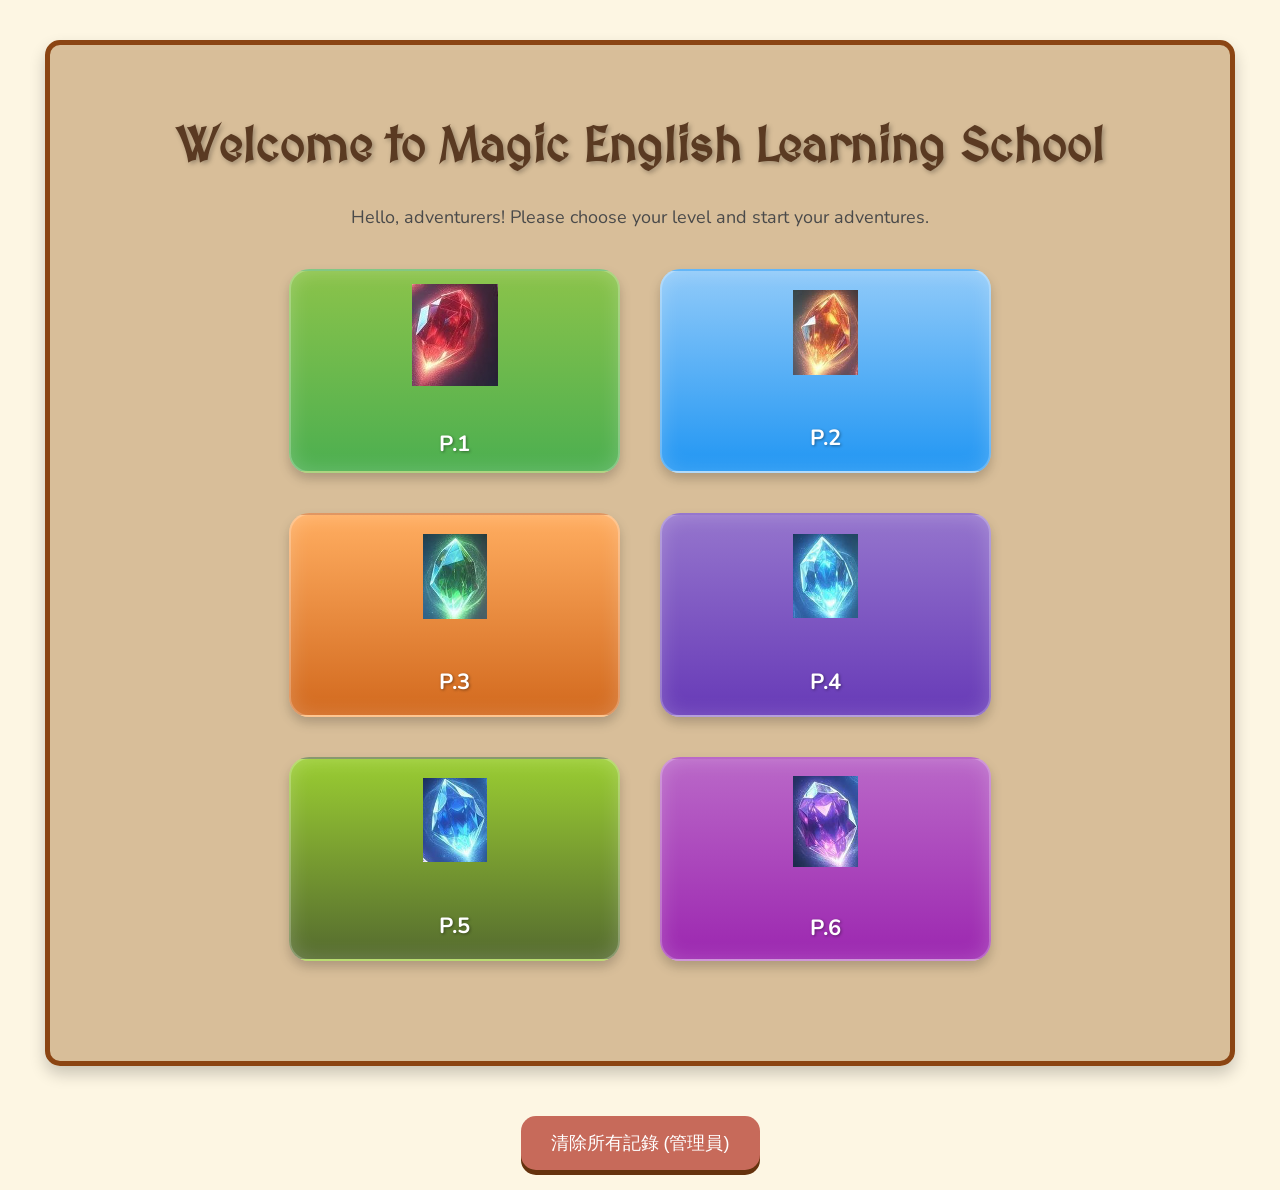
<file: index.html>
<!DOCTYPE html>
<html lang="en">
<head>
    <meta charset="UTF-8">
    <meta name="viewport" content="width=device-width, initial-scale=1.0">
    <title>Magic English Learning Platform - choose your level</title>
    <link rel="stylesheet" href="style.css">
    <link rel="preconnect" href="https://fonts.googleapis.com">
    <link rel="preconnect" href="https://fonts.gstatic.com" crossorigin>
    <link href="https://fonts.googleapis.com/css2?family=MedievalSharp&display=swap" rel="stylesheet">
</head>
<body>
    <div class="content-box">
        <h1>Welcome to Magic English Learning School</h1>
        <p>Hello, adventurers! Please choose your level and start your adventures.</p>
        
        <div class="level-select-map">
            <!-- 【關鍵】確保 a 標籤內部，有 class="grade-text" 的 span -->
            <a href="main_menu.html?grade=1" class="level-gate grade-1" id="grade-1-gate">
                <img src="badge_p1.png" class="grade-icon-image" alt="一年級徽章">
                <span class="grade-text"><br>P.1</span>
            </a>
             <a href="main_menu.html?grade=2" class="level-gate grade-2" id="grade-2-gate">
                <img src="badge_p2.png" class="grade-icon-image" alt="二年級徽章">
                <span class="grade-text"><br>P.2</span>
            </a>
            <a href="main_menu.html?grade=3" class="level-gate grade-3" id="grade-3-gate">
                <img src="badge_p3.png" class="grade-icon-image" alt="三年級徽章">
                <span class="grade-text"><br>P.3</span>
            </a>
            <a href="main_menu.html?grade=4" class="level-gate grade-4" id="grade-4-gate">
                <img src="badge_p4.png" class="grade-icon-image" alt="四年級徽章">
                <span class="grade-text"><br>P.4</span>
            </a>
            <a href="main_menu.html?grade=5" class="level-gate grade-5" id="grade-5-gate">
                <img src="badge_p5.png" class="grade-icon-image" alt="五年級徽章">
                <span class="grade-text"><br>P.5</span>
            </a>
            <a href="main_menu.html?grade=6" class="level-gate grade-6" id="grade-6-gate">
                <img src="badge_p6.png" class="grade-icon-image" alt="六年級徽章">
                <span class="grade-text"><br>P.6</span>
            </a>
        </div>
    </div>
        
        <!-- 我們將「重置」按鈕，作為一個獨立的管理工具，放在這裡 -->
        <button id="reset-all-btn" class="wood-button" style="background-color:#c76a5a; margin-top: 30px;">清除所有記錄 (管理員)</button>
    </div>

    <script>
        // --- 為年級按鈕設定 localStorage ---
        document.querySelectorAll('.level-gate').forEach(gate => {
            gate.addEventListener('click', function(event) {
                event.preventDefault(); // 先阻止跳轉
                const grade = new URLSearchParams(this.href.split('?')[1]).get('grade');
                if (grade) {
                    localStorage.setItem('selectedGrade', grade);
                    console.log(`年級已設定為: ${grade}`);
                    window.location.href = this.href; // 手動跳轉
                }
            });
        });

        // --- 為「重置」按鈕，設定獨立的、清晰的清除功能 ---
        document.getElementById('reset-all-btn').addEventListener('click', function() {
            if (confirm("【管理員操作】\n你確定要徹底清除瀏覽器中所有的遊戲記錄嗎？")) {
                localStorage.clear();
                alert("所有記錄已清除！");
            }
        });
    </script>
</body>
</html>
</file>
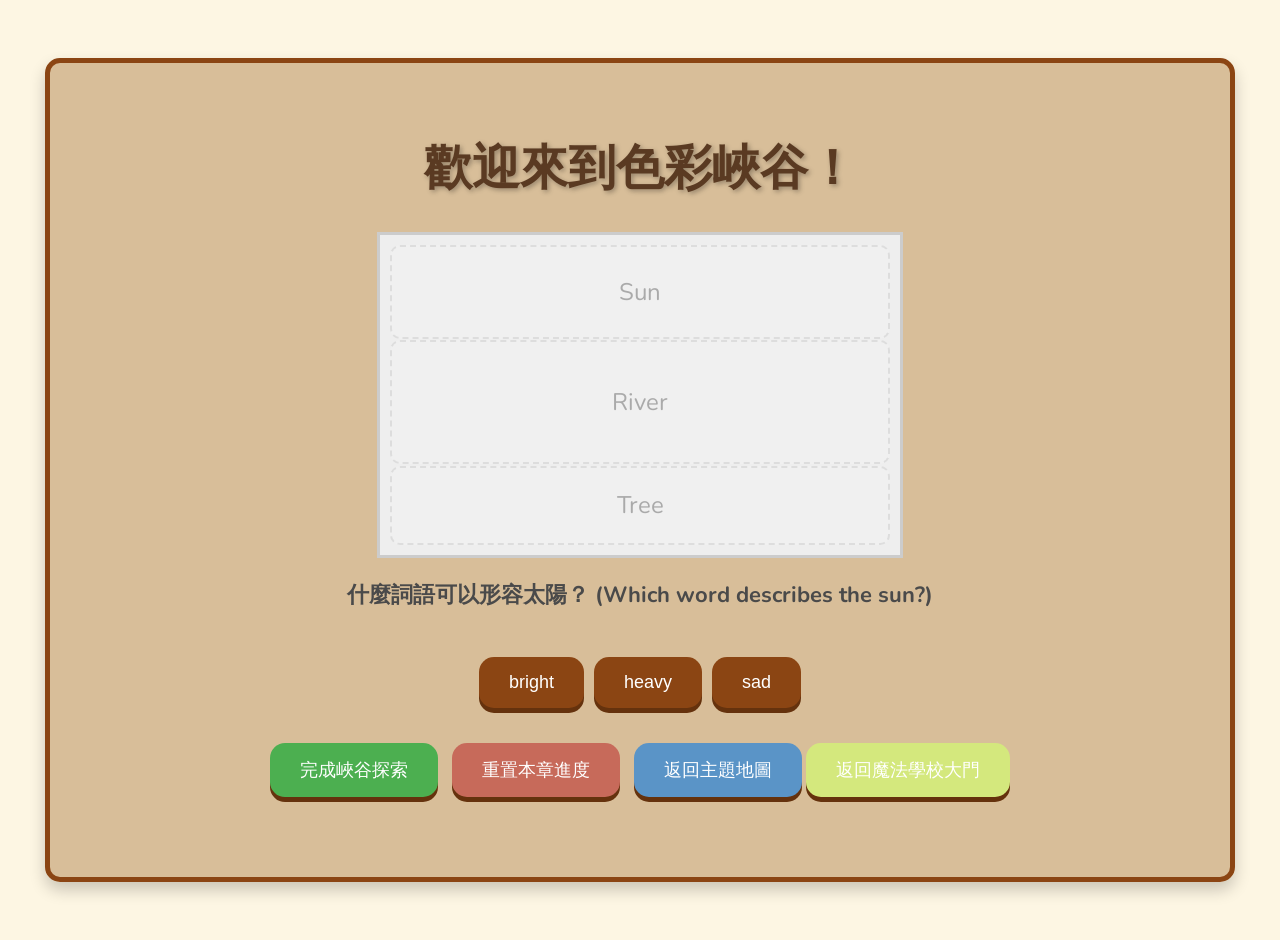
<file: canyon.html>
<!DOCTYPE html>
<html lang="en">
<head>
    <title>色彩峽谷</title>
    <link rel="stylesheet" href="style.css">
    <style>
        /* --- 這個關卡專屬的樣式 --- */
        .canyon-drawing { 
            width: 90%; 
            max-width: 500px;
            height: 300px; 
            background: #eee; 
            border: 3px solid #ccc; 
            margin: 20px auto;
            padding: 10px;
            display: flex;
            flex-direction: column;
            justify-content: space-between;
        }
        .canyon-part { 
            border: 2px dashed #ddd;
            border-radius: 10px;
            background: #f0f0f0;
            transition: all 1s ease;
            position: relative; /* 為了文字 */
            color: #aaa;
            font-size: 24px;
            display: flex;
            align-items: center;
            justify-content: center;
        }
        #sun { height: 30%; }
        #river { height: 40%; }
        #tree { height: 25%; }
        
        /* --- 染色後的 Class --- */
        #sun.colored { background-color: #FFD700; color: white; } /* 金色 */
        #river.colored { background-color: #1E90FF; color: white; } /* 深藍色 */
        #tree.colored { background-color: #228B22; color: white; } /* 森林綠 */

        /* --- 互動區域的樣式 --- */
        #question-text { font-size: 22px; font-weight: bold; min-height: 50px; }
        #answer-buttons button { margin: 5px; }

        /* 答錯時的晃動動畫 */
        @keyframes shake-wrong { 10%, 90% { transform: translateX(-3px); } 20%, 80% { transform: translateX(3px); } 30%, 50%, 70% { transform: translateX(-5px); } 40%, 60% { transform: translateX(5px); } }
        .shake-wrong { animation: shake-wrong 0.5s; }

    </style>
</head>
<body>
    <div class="content-box">
        <h1>歡迎來到色彩峽谷！</h1>
        
        <div class="canyon-drawing">
            <div class="canyon-part" id="sun">Sun</div>
            <div class="canyon-part" id="river">River</div>
            <div class="canyon-part" id="tree">Tree</div>
        </div>

        <!-- 互動核心區域 -->
        <div id="quiz-area">
            <p id="question-text">一個問題會出現在這裡...</p>
            <div id="answer-buttons">
                <!-- 選項按鈕會由 JavaScript 動態生成 -->
            </div>
        </div>

        <button id="complete-btn" class="wood-button" style="background-color: #4CAF50; margin-top:20px;" disabled>完成峽谷探索</button>
        <button id="reset-stream-progress-btn" class="wood-button" style="background-color: #c76a5a; margin: 30px 10px 0 10px;">重置本章進度</button>
        <a href="main_menu.html" class="wood-button" style="background-color: #5a94c7; margin-top: 20px;">返回主題地圖</a>
        <a href="index.html" class="wood-button" style="background-color: #d4e87d; margin-top: 20px;">返回魔法學校大門</a>
    </div>
    </div>

    <script>
        // === 1. 準備我們的「題庫」和「元素」 ===
        const questions = [
            {
                partId: 'sun',
                question: "什麼詞語可以形容太陽？ (Which word describes the sun?)",
                options: ["bright", "heavy", "sad"],
                correctAnswer: "bright"
            },
            {
                partId: 'river',
                question: "什麼詞語可以形容河流？ (Which word describes the river?)",
                options: ["tall", "deep", "soft"],
                correctAnswer: "deep"
            },
            {
                partId: 'tree',
                question: "什麼詞語可以形容大樹？ (Which word describes the tree?)",
                options: ["quick", "loud", "huge"],
                correctAnswer: "huge"
            }
        ];
        
        let currentQuestionIndex = 0;

        const questionText = document.getElementById('question-text');
        const answerButtonsContainer = document.getElementById('answer-buttons');
        const completeBtn = document.getElementById('complete-btn');

        // === 2. 顯示問題的函數 ===
        function displayQuestion() {
            if (currentQuestionIndex >= questions.length) {
                // 所有題目都答完了
                questionText.textContent = "太棒了！你為峽谷帶來了所有色彩！";
                answerButtonsContainer.innerHTML = ""; // 清空按鈕
                completeBtn.disabled = false; // 啟用完成按鈕
                return;
            }

            const currentQuestion = questions[currentQuestionIndex];
            questionText.textContent = currentQuestion.question;
            answerButtonsContainer.innerHTML = ""; // 清空上一題的按鈕

            currentQuestion.options.forEach(option => {
                const button = document.createElement('button');
                button.textContent = option;
                button.classList.add('wood-button');
                button.onclick = function() { checkAnswer(option, currentQuestion); };
                answerButtonsContainer.appendChild(button);
            });
        }

        // === 3. 檢查答案的函數 ===
        function checkAnswer(selectedOption, question) {
            const partElement = document.getElementById(question.partId);
            
            if (selectedOption === question.correctAnswer) {
                // 答對了！
                partElement.classList.add('colored');
                partElement.textContent = `${question.partId} is ${question.correctAnswer}!`;
                
                // 進入下一題
                currentQuestionIndex++;
                displayQuestion();
            } else {
                // 答錯了！
                answerButtonsContainer.childNodes.forEach(btn => {
                    if (btn.textContent === selectedOption) {
                        btn.classList.add('shake-wrong');
                        // 移除動畫class，以便下次還能觸發
                        setTimeout(() => { btn.classList.remove('shake-wrong'); }, 500);
                    }
                });
            }
        }

        // === 4. 開始遊戲 ===
        displayQuestion(); // 頁面載入後，顯示第一題

        // === 5. 完成按鈕的邏輯 ===
        completeBtn.addEventListener('click', function() {
            localStorage.setItem('canyonCompleted', 'true');
            alert("恭喜！你讓世界變得更多彩！迴音洞穴在等待著你！");
            this.disabled = true;
        });
    </script>
</body>
</html>
</file>
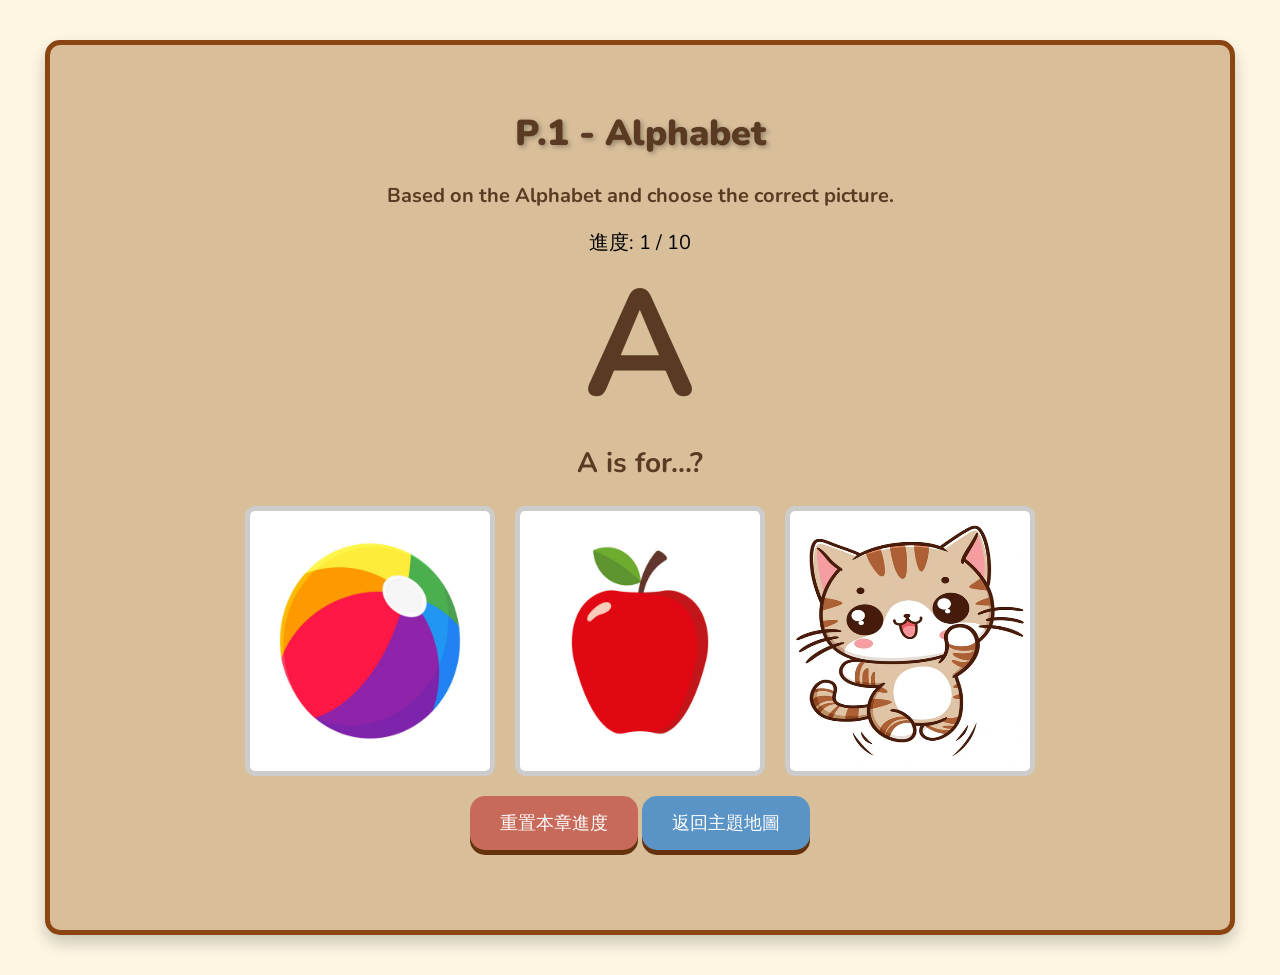
<file: forest.html>
<!DOCTYPE html>
<html lang="en">
<head>
    <meta charset="UTF-8">
    <meta name="viewport" content="width=device-width, initial-scale=1.0">
    <title>單字森林</title>
    <link rel="stylesheet" href="style.css">
    <link href="https://fonts.googleapis.com/css2?family=Nunito:wght@700;900&display=swap" rel="stylesheet">

    <style>
   /* --- 【美化】關卡內的標題和問題字體 --- */
#level-title, 
#level-description, /* 新增：關卡描述 */
.drop-zone h3,       /* 新增：P.2 分類區的標題 */
.item-card,          /* 新增：P.2 物品卡片的文字 */
#p1-question,        /* P.1 的問題 */
#p1-letter-display   /* P.1 的大字母 */
{
    font-family: 'Nunito', sans-serif;
    color: #5a3a22;
}

/* --- 單獨設定各自的字重和大小，以示區分 --- */

/* 總標題 */
#level-title { font-weight: 900; font-size: 36px; }

/* 關卡描述 */
#level-description { font-weight: 700; font-size: 20px; }

/* P.1 的元素 */
#p1-options { display:flex; justify-content:center; gap:20px; }
#p1-options img { width: 240px; height: 260px; border: 5px solid #ccc; border-radius: 10px; cursor: pointer; }
#p1-letter-display { font-weight: 900; font-size: 200px; line-height: 1; }
#p1-question { font-weight: 700; font-size: 28px; }

/* P.2 的元素 */
/* P.2 */
        #p2-drop-zones { display: flex; justify-content: space-around; width: 100%; margin-bottom: 20px; }
        .drop-zone { width: 45%; min-height: 200px; border: 3px dashed #8B4513; border-radius: 15px; padding: 10px; background: #fff8e1; display: flex; flex-wrap: wrap; justify-content: center; align-content: flex-start; }
        .drop-zone.drag-over { background-color: #c8e6c9; border-style: solid; }
        #p2-item-bank { min-height: 150px; width: 100%; border-top: 2px solid #8B4513; padding-top: 20px; }
        .item-card { display: inline-flex; align-items: center; padding: 12px 20px; background: #8B4513; color: white; border-radius: 10px; margin: 8px; cursor: grab; user-select: none; font-size: 20px; }
        .item-card img { width: 35px; height: 35px; margin-right: 12px; }
.drop-zone h3 { font-weight: 900; font-size: 24px; }
.item-card { font-weight: 700; font-size: 22px; }

    /* P.3 */
    #p3-restaurant { border: 3px solid #8B4513; background: #fff8e1; min-height: 400px; margin-top: 20px; padding: 20px; border-radius: 15px; }
    #p3-customer-area { display: flex; align-items: center; justify-content: center; margin-bottom: 20px; }
    #p3-customer-icon { font-size: 80px; margin-right: 20px; }
    #p3-order-bubble { border: 2px solid #5a3a22; padding: 15px; border-radius: 10px; background: white; min-width: 300px; position: relative; font-size: 20px; font-weight: bold; }
    #p3-order-bubble::before { content: ''; position: absolute; left: -12px; top: 20px; width: 0; height: 0; border: 10px solid transparent; border-right: 12px solid #5a3a22;}
    #p3-order-bubble::after { content: ''; position: absolute; left: -10px; top: 22px; width: 0; height: 0; border: 8px solid transparent; border-right: 10px solid white; }
    #p3-menu-items, #p3-price-options { display: flex; justify-content: center; gap: 20px; margin: 20px 0; min-height: 120px; }
    .menu-item { cursor: pointer; text-align: center; }
    .menu-item img { width: 100px; height: 100px; border: 5px solid #ccc; border-radius: 10px; }

    /* P.4/5 */
    #p4-match-area { display: flex; justify-content: space-around; width: 100%; max-width: 600px; margin: 30px auto; }
    .match-column { display: flex; flex-direction: column; gap: 15px; }
    .match-card { padding: 15px 30px; border: 3px solid #8B4513; border-radius: 10px; cursor: pointer; font-size: 22px; font-weight: bold; color: #5a3a22; background-color: #fff8e1; transition: all 0.2s; box-shadow: 0 4px #c5a686; }
    .match-card:hover { transform: translateY(-2px); box-shadow: 0 6px #c5a686; }
    .match-card.selected { background-color: #FFD700; color: white; border-color: white; transform: scale(1.05); }
    .match-card.matched { visibility: hidden; opacity: 0; }

    /* P.6 (唯一的、正確的版本) */
    #p6-archive { border: 2px solid #5a3a22; background: #fdf6e3; padding: 25px; border-radius: 10px; }
    #p6-description-file { font-family: 'Times New Roman', serif; font-size: 22px; line-height: 1.7; text-align: left; background: white; padding: 20px; border-radius: 5px; min-height: 150px; border: 1px solid #ddd; }
    #p6-animal-cards { display: flex; justify-content: space-around; gap: 20px; margin-top: 30px; }
    .animal-card { width: 30%; border: 3px solid #ccc; border-radius: 10px; padding: 10px; cursor: pointer; transition: all 0.3s ease; background-color: #f9f9f9; }
    .animal-card img {
    width: 100%;
    aspect-ratio: 4 / 3 !important; /* 【王牌】確保此規則的最高優先級！*/
    height: auto !important;       /* 【王牌】同時覆蓋掉任何可能存在的 height 規則！*/
    object-fit: cover;
    border-radius: 5px;
}

    .animal-card h4 { margin: 10px 0 0 0; font-size: 22px; color: #4a4a4a; }
    .animal-card:hover { transform: translateY(-5px); box-shadow: 0 8px 15px rgba(0,0,0,0.1); border-color: #8B4513; }

    /* 通用動畫 */
    @keyframes shake-wrong { 10%, 90% { transform: translateX(-3px); } 20%, 80% { transform: translateX(3px); } 30%, 50%, 70% { transform: translateX(-5px); } 40%, 60% { transform: translateX(5px); } }
    .shake-wrong { animation: shake-wrong 0.5s; border-color: red !important; }
</style>

</head>
<body>
    <div class="content-box game-layout">
        <div><h1 id="level-title"></h1><p id="level-description"></p></div>
        <div id="exercise-area" class="game-exercise-area"></div>
        <div id="button-container" class="game-button-container">
            <button id="complete-forest-btn" class="wood-button" style="display:none; background-color: #4CAF50;">完成「單字森林」挑戰！</button>
            <button id="reset-chapter-btn" class="wood-button" style="background-color: #c76a5a;">重置本章進度</button>
            <a href="main_menu.html" class="wood-button" style="background-color: #5a94c7;">返回主題地圖</a>
        </div>
    </div>

    <script>
        const currentGrade = parseInt(localStorage.getItem('selectedGrade') || '1');
        const exerciseArea = document.getElementById('exercise-area');
        const completeBtn = document.getElementById('complete-forest-btn');
        const levelTitle = document.getElementById('level-title');
        const levelDescription = document.getElementById('level-description');
        const resetChapterBtn = document.getElementById('reset-chapter-btn');

        function checkGraduation() { const key = `forest_p${currentGrade}_completed`; if (localStorage.getItem(key) === 'true') { completeBtn.style.display = 'inline-block'; } }
        function completeChapter() { localStorage.setItem('forestCompleted', 'true'); alert("恭喜！你已徹底征服單字森林！"); window.location.href = 'main_menu.html'; }

        
        // === 4. 準備所有年級的題庫和設定 ===
        const gradeContent = {
    1: {
    title: "P.1 - Alphabet",
    description: "Based on the Alphabet and choose the correct picture.",
    setup: function() {
        const key = 'forest_p1_completed';
        if (localStorage.getItem(key) === 'true') {
            exerciseArea.innerHTML = "<h2>You have already finish this exercise！</h2>";
            checkGraduation(); return;
        }

        // a. 【核心】擴充後的 P.1 題庫
        const questions = [
            { letter: "A", correctAnswer: "Apple", options: [{src: 'apple.png', name: 'Apple'}, {src: 'ball.png', name: 'Ball'}, {src: 'cat.png', name: 'Cat'}] },
            { letter: "B", correctAnswer: "Ball", options: [{src: 'dog.png', name: 'Dog'}, {src: 'ball.png', name: 'Ball'}, {src: 'egg.png', name: 'Egg'}] },
            { letter: "C", correctAnswer: "Cat", options: [{src: 'apple.png', name: 'Apple'}, {src: 'fish.png', name: 'Fish'}, {src: 'cat.png', name: 'Cat'}] },
            { letter: "D", correctAnswer: "Dog", options: [{src: 'dog.png', name: 'Dog'}, {src: 'girl.png', name: 'Girl'}, {src: 'hat.png', name: 'Hat'}] },
            { letter: "E", correctAnswer: "Egg", options: [{src: 'ice-cream.png', name: 'Ice-cream'}, {src: 'egg.png', name: 'Egg'}, {src: 'jam.png', name: 'Jam'}] },
            { letter: "F", correctAnswer: "Fish", options: [{src: 'fish.png', name: 'Fish'}, {src: 'ball.png', name: 'Ball'}, {src: 'apple.png', name: 'Apple'}] },
            { letter: "G", correctAnswer: "Girl", options: [{src: 'cat.png', name: 'Cat'}, {src: 'girl.png', name: 'Girl'}, {src: 'dog.png', name: 'Dog'}] },
            { letter: "H", correctAnswer: "Hat", options: [{src: 'hat.png', name: 'Hat'}, {src: 'egg.png', name: 'Egg'}, {src: 'fish.png', name: 'Fish'}] },
            { letter: "I", correctAnswer: "Ice-cream", options: [{src: 'ice-cream.png', name: 'Ice-cream'}, {src: 'jam.png', name: 'Jam'}, {src: 'girl.png', name: 'Girl'}] },
            { letter: "J", correctAnswer: "Jam", options: [{src: 'ball.png', name: 'Ball'}, {src: 'jam.png', name: 'Jam'}, {src: 'hat.png', name: 'Hat'}] }
        ];
        let currentQuestionIndex = 0;

        // b. 創建HTML結構 (保持不變)
        exerciseArea.innerHTML = `
            <div id="p1-progress" style="margin-bottom: 15px; font-size: 20px;"></div>
            <div id="p1-letter-display" style="font-size: 150px; font-weight: bold; color: #5a3a22;"></div>
            <h2 id="p1-question"></h2>
            <div id="p1-options" style="display:flex; justify-content:center; gap:20px; flex-wrap: wrap;"></div>
        `;
        
        const letterDisplay = document.getElementById('p1-letter-display');
        const questionText = document.getElementById('p1-question');
        const optionsContainer = document.getElementById('p1-options');
        const progressDisplay = document.getElementById('p1-progress');

        // c. 顯示問題的函數 (升級版)
        function displayQuestion() {
            if (currentQuestionIndex >= questions.length) {
                // 全部答完了！
                exerciseArea.innerHTML = "<h2>太棒了！你認識了所有字母！</h2>";
                localStorage.setItem(key, 'true'); // 寫入 P.1 通關記錄
                checkGraduation(); // 檢查畢業資格
                return;
            }

            progressDisplay.textContent = `進度: ${currentQuestionIndex + 1} / ${questions.length}`;
            const q = questions[currentQuestionIndex];
            letterDisplay.textContent = q.letter;
            questionText.textContent = `${q.letter} is for...?`;
            optionsContainer.innerHTML = "";

            // 隨機顯示選項
            q.options.sort(() => Math.random() - 0.5).forEach(opt => {
                const img = document.createElement('img');
                img.src = opt.src;
                img.alt = opt.name;
                img.classList.add('option-image');
                img.onclick = (e) => {
                    if (opt.name === q.correctAnswer) {
                        // 答對了，進入下一題
                        currentQuestionIndex++;
                        displayQuestion();
                    } else {
                        // 答錯了，晃動
                        e.target.classList.add('shake-wrong');
                        setTimeout(() => e.target.classList.remove('shake-wrong'), 500);
                    }
                };
                optionsContainer.appendChild(img);
            });
        }

        // d. 開始遊戲
        displayQuestion();
    }
},
    2: {
        title: "P.2 - Tidy your room！", description: "Please drag things to the correct category.",
                setup: function() {
                    const key = 'forest_p2_completed';
                    if (localStorage.getItem(key) === 'true') {
                        exerciseArea.innerHTML = "<h2>You have already finish this exercise！</h2>"; return;
                    }
                    exerciseArea.innerHTML = `<div id="p2-drop-zones"><div class="drop-zone" data-category="School Bag"><h3>學校書包 🎒</h3></div><div class="drop-zone" data-category="My Bedroom"><h3>我的睡房 🛌</h3></div></div><div id="p2-item-bank"></div>`;
                    const items = [ { name: 'book', category: 'School Bag', src: 'book.png' }, { name: 'bed', category: 'My Bedroom', src: 'bed.png' }, { name: 'carpet', category: 'My Bedroom', src: 'carpet.png' }, { name: 'clock', category: 'My Bedroom', src: 'clock.png' }, { name: 'eraser', category: 'School Bag', src: 'eraser.png' }, { name: 'pen', category: 'School Bag', src: 'pen.png' }, { name: 'pillow', category: 'My Bedroom', src: 'pillow.png' }, { name: 'lamp', category: 'My Bedroom', src: 'lamp.png' }, { name: 'mirror', category: 'My Bedroom', src: 'mirror.png' }, { name: 'notebook', category: 'School Bag', src: 'notebook.png' }, { name: 'pencil', category: 'School Bag', src: 'pencil.png' }, { name: 'ruler', category: 'School Bag', src: 'ruler.png' } ];
                    const itemBank = document.getElementById('p2-item-bank');
                    items.sort(() => Math.random() - 0.5).forEach(item => { const card = document.createElement('div'); card.id = `item-${item.name}`; card.className = 'item-card'; card.draggable = true; card.dataset.category = item.category; card.innerHTML = `<img src="${item.src}" alt="${item.name}"> ${item.name}`; itemBank.appendChild(card); });
                    const dropZones = document.querySelectorAll('.drop-zone');
                    let draggedItem = null;
                    document.querySelectorAll('.item-card').forEach(card => { card.addEventListener('dragstart', function() { draggedItem = this; setTimeout(() => this.style.opacity = 0.5, 0); }); card.addEventListener('dragend', function() { setTimeout(() => { this.style.opacity = 1; draggedItem = null; }, 0); }); });
                    dropZones.forEach(zone => { zone.addEventListener('dragover', e => e.preventDefault()); zone.addEventListener('dragenter', function() { this.classList.add('drag-over'); }); zone.addEventListener('dragleave', function() { this.classList.remove('drag-over'); }); zone.addEventListener('drop', function() { this.classList.remove('drag-over'); if (draggedItem && this.dataset.category === draggedItem.dataset.category) { this.appendChild(draggedItem); if (itemBank.children.length === 0) { alert("所有物品已歸位！"); localStorage.setItem(key, 'true'); checkGraduation(); } } }); });
                }
            },
            3: {
        title: "P.3 - Magic Restuarant",
    description: "Please take orders and provide correct food and price.",
    setup: function() {
        const key = 'forest_p3_completed';
        if (localStorage.getItem(key) === 'true') {
            exerciseArea.innerHTML = "<h2>You have already finish this exercise！</h2>";
            checkGraduation(); return;
        }
        
        exerciseArea.innerHTML = `<div id="p3-restaurant"><div id="p3-customer-area"><div id="p3-customer-icon"></div><div id="p3-order-bubble"></div></div><div id="p3-menu-items"></div><div id="p3-price-options"></div></div>`;
        const orders = [
            { customer: '🐻', order: "I want some fruit, please.", item: "Apple", price: 5, options: [{src:'apple.png', name:'Apple'}, {src:'bread.png', name:'Bread'}, {src:'orange juice.png', name:'orange juice'}, {src:'rice.png', name:'Rice'}], priceOptions: [{ num: 3, text: "three dollars" }, { num: 5, text: "five dollars" }, { num: 8, text: "eight dollars" }] },
            { customer: '🐰', order: "I'm thirsty! I want something to drink.", item: "Orange Juice", price: 10, options: [{src:'orange juice.png', name:'Orange Juice'}, {src:'rice.png', name:'Rice'}, {src:'bread.png', name:'Bread'}, {src:'apple.png', name:'Apple'}], priceOptions: [{ num: 8, text: "eight dollars" },{ num: 12, text: "twelve dollars" }, { num: 10, text: "ten dollars" }] },
            { customer: '🦊', order: "I'd like a loaf of bread.", item: "Bread", price: 8, options: [{src: 'rice.png', name: 'Rice'}, {src: 'apple.png', name: 'Apple'}, {src: 'bread.png', name: 'Bread'}, {src: 'orange juice.png', name: 'Orange Juice'}], priceOptions: [ { num: 8, text: "eight dollars" }, { num: 5, text: "five dollars" },{ num: 10, text: "ten dollars" }] }
        ];
        let currentOrderIndex = 0;
        let gameState = 'SELECT_ITEM';

        const customerIcon = document.getElementById('p3-customer-icon');
        const orderBubble = document.getElementById('p3-order-bubble');
        const menuItems = document.getElementById('p3-menu-items');
        const priceOptions = document.getElementById('p3-price-options');

       function displayOrder() {
                if (currentOrderIndex >= orders.length) {
                    alert("Good job!");
                    localStorage.setItem(key, 'true');
                    checkGraduation(); // 【P.3】完成後，立刻檢查！
                    return;
                }
            gameState = 'SELECT_ITEM';
            const currentOrder = orders[currentOrderIndex];
            customerIcon.textContent = currentOrder.customer;
            orderBubble.textContent = currentOrder.order;
            priceOptions.innerHTML = "";
            menuItems.innerHTML = "";
            currentOrder.options.sort(() => Math.random() - 0.5).forEach(opt => {
                const itemDiv = document.createElement('div');
                itemDiv.className = 'menu-item';
                itemDiv.innerHTML = `<img src="${opt.src}" alt="${opt.name}"><p>${opt.name}</p>`;
                itemDiv.onclick = () => selectItem(opt.name);
                menuItems.appendChild(itemDiv);
            });
        }

        function selectItem(selectedName) {
            if (gameState !== 'SELECT_ITEM') return;
            const currentOrder = orders[currentOrderIndex];
            if (selectedName === currentOrder.item) {
                gameState = 'SELECT_PRICE';
                orderBubble.textContent = `A ${currentOrder.item}! How much is it?`;
                const selectedOption = currentOrder.options.find(o => o.name === selectedName);
                if (selectedOption) {
                    menuItems.innerHTML = `<div class="menu-item"><img src="${selectedOption.src}" alt="${selectedName}"><p>$${currentOrder.price}</p></div>`;
                }
                priceOptions.innerHTML = "";
                currentOrder.priceOptions.forEach(priceOpt => {
                    const btn = document.createElement('button');
                    btn.textContent = priceOpt.text;
                    btn.classList.add('wood-button');
                    btn.onclick = () => checkPrice(priceOpt.num);
                    priceOptions.appendChild(btn);
                });
            } else {
                alert("They didn't order it！");
            }
        }
        
        function checkPrice(selectedPriceNum) {
            if (gameState !== 'SELECT_PRICE') return;
            const currentOrder = orders[currentOrderIndex];
            if (selectedPriceNum === currentOrder.price) {
                alert("Correct! Thank you. Next customer...");
                currentOrderIndex++;
                displayOrder();
            } else {
                alert("Price is not correct！");
            }
        }

        displayOrder();
    }
},
            4: {
                title: "P.4 - Synonyms",
                    description: "Match up the Synonyms！",
                    setup: function() {
        const key = 'forest_p4_completed';
        if (localStorage.getItem(key) === 'true') {
            exerciseArea.innerHTML = "<h2>你已完成此練習！</h2>";
            checkGraduation(); return;
        }

        // a. 創建HTML結構
        exerciseArea.innerHTML = `
            <div id="p4-match-area">
                <div class="match-column" id="col-left"></div>
                <div class="match-column" id="col-right"></div>
            </div>
        `;

        // b. 題庫和遊戲狀態
        const pairs = { 
            'big': 'large', 
            'happy': 'glad', 
            'fast': 'quick',
            'small': 'tiny',
            'sad': 'unhappy',
             'smart': 'clever',
            'scared': 'afraid',
            'beautiful': 'pretty'
        };
        const leftWords = Object.keys(pairs);
        const rightWords = Object.values(pairs).sort(() => Math.random() - 0.5); // 隨機打亂右邊的順序

        const leftCol = document.getElementById('col-left');
        const rightCol = document.getElementById('col-right');
        
        // c. 生成卡片
        leftWords.forEach(word => {
            const card = document.createElement('div');
            card.className = 'match-card';
            card.dataset.word = word;
            card.textContent = word;
            leftCol.appendChild(card);
        });
        rightWords.forEach(word => {
            const card = document.createElement('div');
            card.className = 'match-card';
            card.dataset.word = word;
            card.textContent = word;
            rightCol.appendChild(card);
        });
        
        // d. 【核心】配對邏輯
        let selectedLeft = null;
        let selectedRight = null;
        let matchedCount = 0;
        const totalPairs = leftWords.length;

        leftCol.addEventListener('click', function(e) {
            if (e.target.classList.contains('match-card') && !e.target.classList.contains('selected')) {
                if (selectedLeft) selectedLeft.classList.remove('selected'); // 取消上一個選擇
                selectedLeft = e.target;
                selectedLeft.classList.add('selected');
                checkMatch();
            }
        });

        rightCol.addEventListener('click', function(e) {
            if (e.target.classList.contains('match-card') && !e.target.classList.contains('selected')) {
                if (selectedRight) selectedRight.classList.remove('selected');
                selectedRight = e.target;
                selectedRight.classList.add('selected');
                checkMatch();
            }
        });

        function checkMatch() {
            if (!selectedLeft || !selectedRight) return; // 必須兩邊都選了

            // 檢查左邊的詞，它的同義詞是否等於右邊選中的詞
            if (pairs[selectedLeft.dataset.word] === selectedRight.dataset.word) {
                // 配對正確！
                selectedLeft.classList.add('matched');
                selectedRight.classList.add('matched');
                matchedCount++;
                
                // 檢查是否全部完成
                if (matchedCount === totalPairs) {
                    setTimeout(() => {
                        alert('太棒了！所有詞語都找到了它們的靈魂夥伴！');
                        localStorage.setItem(key, 'true');
                        checkGraduation();
                    }, 500); // 延遲一下，讓玩家看到最後一對消失
                }
            } else {
                // 配對錯誤！
                selectedLeft.classList.add('shake-wrong');
                selectedRight.classList.add('shake-wrong');
                
                const tempLeft = selectedLeft;
                const tempRight = selectedRight;
                // 延遲後取消高亮和晃動
                setTimeout(() => {
                    tempLeft.classList.remove('selected', 'shake-wrong');
                    tempRight.classList.remove('selected', 'shake-wrong');
                }, 500);
            }
            
            // 重置選擇
            selectedLeft = null;
            selectedRight = null;
        }
    }
},
            5: {
    title: "P.5 - Antonym Matching",
    description: "Please match the words with opposite meanings!",
    setup: function() {
        const key = 'forest_p5_completed';
        if (localStorage.getItem(key) === 'true') {
            exerciseArea.innerHTML = "<h2>You have completed this exercise!</h2>";
            return;
        }

        // Setup the HTML structure for the matching game
        exerciseArea.innerHTML = `<div id="p4-match-area"><div class="match-column" id="col-left"></div><div class="match-column" id="col-right"></div></div>`;

        // 👇👇👇 【核心】擴充後的反義詞題庫 👇👇👇
        const antonymPairs = {
            // Original Pairs
            'hot': 'cold',
            'light': 'dark',
            'up': 'down',
            'in': 'out',
            'on': 'off',
            'happy': 'sad',
            'big': 'small',
            
            // New Pairs Added
            'fast': 'slow',
            'day': 'night',
            'open': 'close',
            'empty': 'full',
            'wet': 'dry',
            'loud': 'quiet',
            'long': 'short',
            'easy': 'hard'
        };

        // Get the HTML elements for the columns
        const leftColumn = document.getElementById('col-left');
        const rightColumn = document.getElementById('col-right');
        
        // Prepare and shuffle words
        const leftWords = Object.keys(antonymPairs);
        const rightWords = Object.values(antonymPairs).sort(() => Math.random() - 0.5); // Shuffle the right column

        // Populate the columns with word cards
        leftWords.forEach(word => {
            leftColumn.innerHTML += `<div class="match-card" data-word="${word}">${word}</div>`;
        });
        rightWords.forEach(word => {
            rightColumn.innerHTML += `<div class="match-card" data-word="${word}">${word}</div>`;
        });

        // Game state variables
        let selectedLeftCard = null;
        let selectedRightCard = null;
        let matchedCount = 0;
        const totalPairs = leftWords.length;

        // Function to check if the selected cards match
        function checkMatch() {
            if (!selectedLeftCard || !selectedRightCard) return;

            // Check if the right card is the correct antonym for the left card
            if (antonymPairs[selectedLeftCard.dataset.word] === selectedRightCard.dataset.word) {
                // If they match, apply 'matched' style and increment count
                selectedLeftCard.classList.add('matched');
                selectedRightCard.classList.add('matched');
                matchedCount++;

                if (matchedCount === totalPairs) {
                    setTimeout(() => {
                        alert('Excellent! All pairs matched!');
                        localStorage.setItem(key, 'true');
                        checkGraduation();
                    }, 500);
                }
            } else {
                // If they don't match, shake them and deselect
                const tempLeft = selectedLeftCard;
                const tempRight = selectedRightCard;
                tempLeft.classList.add('shake-wrong');
                tempRight.classList.add('shake-wrong');
                setTimeout(() => {
                    tempLeft.classList.remove('selected', 'shake-wrong');
                    tempRight.classList.remove('selected', 'shake-wrong');
                }, 500);
            }
            // Reset selection after checking
            selectedLeftCard = null;
            selectedRightCard = null;
        }

        // Event listener for the left column
        leftColumn.addEventListener('click', e => {
            const clickedCard = e.target;
            if (clickedCard.classList.contains('match-card') && !clickedCard.classList.contains('matched')) {
                if (selectedLeftCard) selectedLeftCard.classList.remove('selected');
                selectedLeftCard = clickedCard;
                selectedLeftCard.classList.add('selected');
                checkMatch();
            }
        });

        // Event listener for the right column
        rightColumn.addEventListener('click', e => {
            const clickedCard = e.target;
            if (clickedCard.classList.contains('match-card') && !clickedCard.classList.contains('matched')) {
                if (selectedRightCard) selectedRightCard.classList.remove('selected');
                selectedRightCard = clickedCard;
                selectedRightCard.classList.add('selected');
                checkMatch();
            }
        });
    }
},

            6: {
                title: "P.6 - 瀕危動物檔案館", description: "請閱讀檔案，找出正確的動物！",
                setup: function() {
                    const key = 'forest_p6_completed';
                    if (localStorage.getItem(key) === 'true') { exerciseArea.innerHTML = "<h2>你已完成此練習！</h2>"; return; }
                    exerciseArea.innerHTML = `<div id="p6-archive"><div id="p6-description-file"></div><div id="p6-animal-cards"></div></div>`;
                    const files = [
    {
        description: "This large mammal lives in the bamboo forests of China. It has distinctive black and white fur and primarily eats bamboo. It is a symbol of wildlife conservation.",
        correctAnswer: "Giant Panda",
        options: [ { name: "Giant Panda", src: "panda.png" }, { name: "Polar Bear", src: "polar-bear.png" }, { name: "Lion", src: "lion.png" } ]
    },
    {
        description: "This is the largest cat in the world, known for its orange coat with dark vertical stripes. It lives in the cold forests of Russia and parts of China.",
        correctAnswer: "Siberian Tiger",
        options: [ { name: "Lion", src: "lion.png" }, { name: "Siberian Tiger", src: "tiger.png" }, { name: "Cat", src: "cat.png" } ]
    },
    {
        description: "This is the largest animal on Earth, living in all the world's oceans. It communicates using loud, low-frequency sounds.",
        correctAnswer: "Blue Whale",
        options: [ { name: "Shark", src: "shark.png"}, { name: "Dolphin", src: "dolphin.png"}, { name: "Blue Whale", src: "whale.png" } ]
    },
    { // 【新增】
        description: "This large bear lives in the Arctic. It has white fur to blend in with the snow and ice. It is a powerful swimmer and feeds mainly on seals.",
        correctAnswer: "Polar Bear",
        options: [ { name: "Brown Bear", src: "bear.png" }, { name: "Polar Bear", src: "polar-bear.png" }, { name: "Giant Panda", src: "panda.png" } ]
    },
    { // 【新增】
        description: "This ancient reptile has a hard shell to protect it. It travels long distances in the ocean and comes ashore to lay eggs on beaches.",
        correctAnswer: "Sea Turtle",
        options: [ { name: "Crocodile", src: "crocodile.png" }, { name: "Lizard", src: "lizard.png" }, { name: "Sea Turtle", src: "sea-turtle.png" } ]
    }
];
let currentFileIndex = 0;
                    const descriptionFile = document.getElementById('p6-description-file');
                    const animalCardsContainer = document.getElementById('p6-animal-cards');
                    function displayFile() { if (currentFileIndex >= files.length) { exerciseArea.innerHTML = "<h2>檔案館所有資料已核對完畢！</h2>"; localStorage.setItem(key, 'true'); checkGraduation(); return; } const currentFile = files[currentFileIndex]; descriptionFile.textContent = currentFile.description; animalCardsContainer.innerHTML = ""; currentFile.options.forEach(opt => { const card = document.createElement('div'); card.className = 'animal-card'; card.innerHTML = `<img src="${opt.src}" alt="${opt.name}"><h4>${opt.name}</h4>`; card.onclick = () => checkMatch(opt.name); animalCardsContainer.appendChild(card); }); }
                    function checkMatch(selectedName) { const currentFile = files[currentFileIndex]; if (selectedName === currentFile.correctAnswer) { alert("配對成功！"); currentFileIndex++; displayFile(); } else { event.target.closest('.animal-card').classList.add('shake-wrong'); setTimeout(() => { event.target.closest('.animal-card').classList.remove('shake-wrong'); }, 500); } }
                    displayFile();
                }
            }
        };
        
        function run() { const content = gradeContent[currentGrade]; if (content) { levelTitle.textContent = content.title; levelDescription.textContent = content.description; content.setup(); checkGraduation(); } else { exerciseArea.innerHTML = `<h2>P.${currentGrade} 的內容正在建設中...</h2>`; } }
        
        completeBtn.addEventListener('click', completeChapter);
        resetChapterBtn.addEventListener('click', () => { if(confirm("確定重置本章進度？")) { for(let i = 1; i <= 6; i++) { localStorage.removeItem(`forest_p${i}_completed`); } alert("進度已重置！"); window.location.reload(); } });

        run();
    </script>
</body>
</html>
</file>
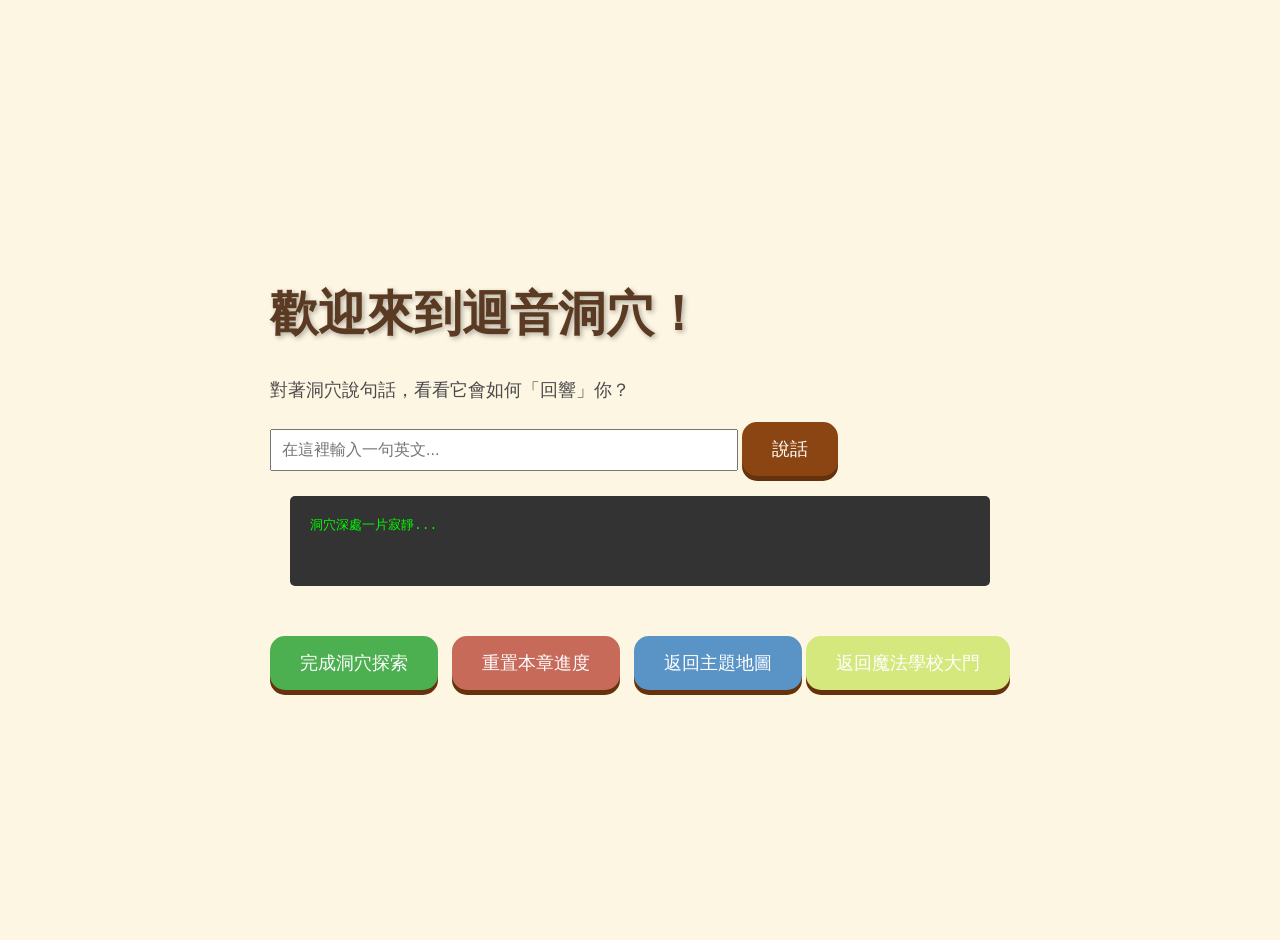
<file: grotto.html>
<!DOCTYPE html>
<html lang="en">
<head>
    <title>迴音洞穴</title>
    <link rel="stylesheet" href="style.css">
</head>
<body>
    <div class="map-container">
        <h1>歡迎來到迴音洞穴！</h1>
        <p>對著洞穴說句話，看看它會如何「回響」你？</p>

        <div style="margin: 20px 0;">
            <input type="text" id="user-input" placeholder="在這裡輸入一句英文..." style="padding: 10px; font-size: 16px; width: 60%;">
            <button class="wood-button" id="speak-btn">說話</button>
        </div>
        
        <div id="echo-area" style="margin: 20px; padding: 20px; background: #333; color: #0f0; border-radius: 5px; min-height: 50px; font-family: monospace;">
            洞穴深處一片寂靜...
        </div>

        <button id="complete-btn" class="wood-button" style="background-color: #4CAF50;" disabled>完成洞穴探索</button>
        <button id="reset-stream-progress-btn" class="wood-button" style="background-color: #c76a5a; margin: 30px 10px 0 10px;">重置本章進度</button>
        <a href="main_menu.html" class="wood-button" style="background-color: #5a94c7; margin-top: 20px;">返回主題地圖</a>
        <a href="index.html" class="wood-button" style="background-color: #d4e87d; margin-top: 20px;">返回魔法學校大門</a>
    </div>
    <script>
        const userInput = document.getElementById('user-input');
        const speakBtn = document.getElementById('speak-btn');
        const echoArea = document.getElementById('echo-area');
        const completeBtn = document.getElementById('complete-btn');

        speakBtn.addEventListener('click', function() {
            const text = userInput.value;
            if (text.trim() === '') {
                echoArea.textContent = "洞穴抱怨道：『你什麼都沒說！』";
                return;
            }
            
            // 簡單的回響邏輯
            echoArea.textContent = `洞穴輕聲回響著：『...${text.toLowerCase()}...』`;
            
            userInput.value = ''; // 清空輸入框
            completeBtn.disabled = false; // 只要說過話，就可以完成
        });

        completeBtn.addEventListener('click', function() {
            localStorage.setItem('grottoCompleted', 'true');
            alert("恭喜！你已掌握了溝通的初步！你已完成所有挑戰！");
            this.disabled = true;
        });
    </script>
</body>
</html>
</file>
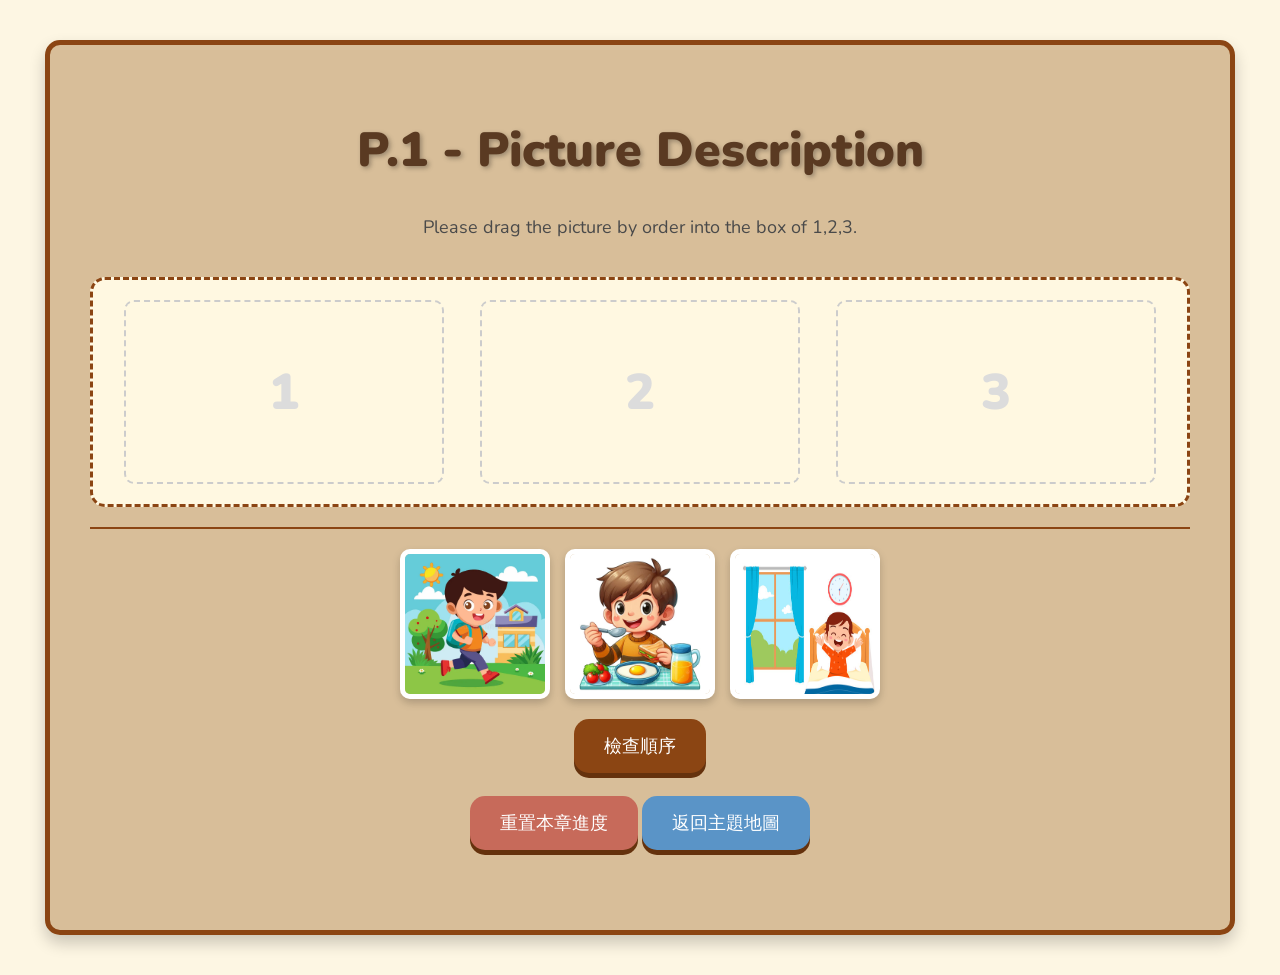
<file: hill.html>
<!DOCTYPE html>
<html lang="en">
<head>
    <meta charset="UTF-8">
    <meta name="viewport" content="width=device-width, initial-scale=1.0">
    <title>故事山丘</title>
    <link rel="stylesheet" href="style.css">
    <link href="https://fonts.googleapis.com/css2?family=Nunito:wght@400;700;900&display=swap" rel="stylesheet">
    <style>
        /* --- 關卡專屬樣式 --- */
        #exercise-area { min-height: 400px; text-align: center; }
        h1, h2, h3, p, .wood-button { font-family: 'Nunito', sans-serif; }
        h1 { font-weight: 900; } h3 { font-weight: 700; } p { font-weight: 400; }

        /* --- P.1 專屬樣式 --- */
        #p1-story-board {
            display: flex;
            justify-content: space-around;
            gap: 15px;
            background: #fff8e1;
            border: 3px dashed #8B4513;
            border-radius: 15px;
            padding: 20px;
            margin: 20px 0;
        }
        .story-slot {
            width: 30%;
            height: 180px;
            border: 2px dashed #ccc;
            border-radius: 10px;
            display: flex;
            align-items: center;
            justify-content: center;
            font-size: 50px;
            color: #dcdcdc;
            font-weight: 900;
            transition: background-color 0.2s;
        }
        .story-slot.drag-over {
            background-color: #c8e6c9;
            border-style: solid;
        }
        #p1-image-bank {
            display: flex;
            justify-content: center;
            gap: 15px;
            margin-top: 20px;
            min-height: 150px;
            border-top: 2px solid #8B4513;
            padding-top: 20px;
        }
        .story-image-card {
            width: 140px;
            height: 140px;
            cursor: grab;
            border: 5px solid white;
            border-radius: 10px;
            box-shadow: 0 4px 8px rgba(0,0,0,0.2);
            transition: transform 0.2s;
        }
        .story-image-card:hover {
            transform: scale(1.05);
        }
        /* --- P.2 / P.4 / P.5 新增樣式 --- */
.story-paragraph { text-align: left; background: white; padding: 20px; border-radius: 5px; font-size: 22px; line-height: 1.7; margin: 20px 0; }
.tf-buttons, .mc-options { margin-top: 20px; }

#p6-paragraph {
    text-align: left;
    font-size: 22px; /* 稍微再大一點 */
    line-height: 2;
    
    /* 👇👇👇 【核心】更換字體 👇👇👇 */
    font-family: "Georgia", "Times New Roman", serif;
    
    background: white; /* 給段落一個白色背景 */
    padding: 25px;     /* 增加內邊距 */
    border-radius: 5px;
    border: 1px solid #ddd;
}

    </style>
</head>
<body>
    <div class="content-box game-layout">
        <div><h1 id="level-title"></h1><p id="level-description"></p></div>
        <div id="exercise-area" class="game-exercise-area"></div>
        <div id="button-container" class="game-button-container">
            <button id="complete-chapter-btn" class="wood-button" style="display:none; background-color: #4CAF50;">完成「故事山丘」挑戰！</button>
            <button id="reset-chapter-btn" class="wood-button" style="background-color: #c76a5a;">重置本章進度</button>
            <a href="main_menu.html" class="wood-button" style="background-color: #5a94c7;">返回主題地圖</a>
        </div>
    </div>
    <script>
        // === 1. 獲取核心元素和當前年級 ===
        const currentGrade = parseInt(localStorage.getItem('selectedGrade') || '1');
        const exerciseArea = document.getElementById('exercise-area');
        const completeBtn = document.getElementById('complete-chapter-btn');
        const levelTitle = document.getElementById('level-title');
        const levelDescription = document.getElementById('level-description');
        const resetChapterBtn = document.getElementById('reset-chapter-btn');

        // === 2. 「畢業」與「完成」函數 ===
        function checkGraduation() { const key = `hill_p${currentGrade}_completed`; if (localStorage.getItem(key) === 'true') { completeBtn.style.display = 'inline-block'; } }
        function completeChapter() { localStorage.setItem('hillCompleted', 'true'); alert("恭喜！你已徹底征服故事山丘！"); window.location.href = 'main_menu.html'; }
        
        // === 3. 題庫 ===
        const gradeContent = {
            1: {
                title: "P.1 - Picture Description",
                description: "Please drag the picture by order into the box of 1,2,3.",
                setup: function() {
        const key = 'hill_p1_completed';
        if (localStorage.getItem(key) === 'true') { exerciseArea.innerHTML = "<h2>你已完成此練習！</h2>"; return; }
        
        exerciseArea.innerHTML = `
            <div id="p1-story-board">
                <div class="story-slot" data-order="1">1</div>
                <div class="story-slot" data-order="2">2</div>
                <div class="story-slot" data-order="3">3</div>
            </div>
            <div id="p1-image-bank"></div>
            <button id="check-btn" class="wood-button" style="margin-top: 20px;">檢查順序</button>
        `;

        const images = [ { src: 'wakeup.png', order: 1 }, { src: 'eat.png', order: 2 }, { src: 'gotoschool.png', order: 3 } ];
        const imageBank = document.getElementById('p1-image-bank');
        images.sort(() => Math.random() - 0.5).forEach(imgData => {
            const img = document.createElement('img');
            img.src = imgData.src; img.className = 'story-image-card'; img.draggable = true;
            img.dataset.order = imgData.order;
            imageBank.appendChild(img);
        });

        let draggedItem = null;
        document.querySelectorAll('.story-image-card, .story-slot').forEach(item => {
            item.addEventListener('dragstart', (e) => { if (e.target.classList.contains('story-image-card')) { draggedItem = e.target; } });
        });
        document.querySelectorAll('.story-slot').forEach(slot => {
            slot.addEventListener('dragover', e => e.preventDefault());
            slot.addEventListener('dragenter', () => slot.classList.add('drag-over'));
            slot.addEventListener('dragleave', () => slot.classList.remove('drag-over'));
            slot.addEventListener('drop', (e) => {
                e.preventDefault(); slot.classList.remove('drag-over');
                if (draggedItem) {
                    if (slot.children.length > 0) { imageBank.appendChild(slot.children[0]); }
                    slot.appendChild(draggedItem);
                    draggedItem = null;
                }
            });
        });

        document.getElementById('check-btn').onclick = () => {
            const slots = document.querySelectorAll('.story-slot');
            const isCorrect = Array.from(slots).every((slot, index) => {
                return slot.children.length === 1 && slot.children[0].dataset.order == (index + 1);
            });
            if (isCorrect) {
                alert('順序完全正確！你太棒了！'); localStorage.setItem(key, 'true'); checkGraduation();
            } else {
                alert('順序好像不太對哦，再想想看！');
                        }
                    };
                }
            },
            2: {
            title: "P.2 - Time Detective (True or False)",
            description: "Please look at the picture and time and see if the sentence is true or false.",
            setup: function() {
        const key = 'hill_p2_completed';
        if (localStorage.getItem(key) === 'true') {
            exerciseArea.innerHTML = "<h2>你已完成此練習！</h2>";
            checkGraduation(); return;
        }

        // a. P.2 的「選擇題」題庫
        const questions = [
            {
                question: "What do students usually do at 9:00 AM on a weekday?",
                options: ["They are having lessons.", "They are sleeping.", "They are eating dinner."],
                answer: "They are having lessons."
            },
            {
                question: "What do people usually do at 1:00 PM?",
                options: ["They are brushing teeth.", "They are having lunch.", "They are watching stars."],
                answer: "They are having lunch."
            },
            {
                question: "What do you usually do at 10:00 PM at night?",
                options: ["Go to school.", "Play in the park.", "Go to bed."],
                answer: "Go to bed."
            }
        ];
        let idx = 0;

        // b. 顯示問題的函數
        function display() {
            if (idx >= questions.length) {
                alert("太棒了！你對時間的安排瞭如指掌！");
                localStorage.setItem(key, 'true');
                checkGraduation();
                return;
            }
            const q = questions[idx];
            
            // 創建HTML結構
            exerciseArea.innerHTML = `
                <h3 style="font-size: 28px;">${q.question}</h3>
                <div class="mc-options" style="margin-top: 30px; display: flex; flex-direction: column; align-items: center; gap: 15px;"></div>
            `;
            
            const optionsContainer = document.querySelector('.mc-options');
            
            // 隨機顯示選項
            q.options.sort(() => Math.random() - 0.5).forEach(opt => {
                const btn = document.createElement('button');
                btn.className = 'wood-button';
                btn.textContent = opt;
                btn.style.width = '350px'; // 讓按鈕寬一點，方便長句子
                btn.onclick = () => {
                    if (opt === q.answer) {
                        // 答對了，進入下一題
                        idx++;
                        display();
                    } else {
                        // 答錯了，晃動
                        btn.classList.add('shake-wrong');
                        setTimeout(() => btn.classList.remove('shake-wrong'), 500);
                    }
                };
                optionsContainer.appendChild(btn);
            });
        }

        // c. 開始遊戲
        display();
    }
},
        3: {
            title: "P.3 - Time Clue (Multiple Choice)",
            description: "Please read the paragraph and answer the question.。",
            setup: function() {
        const key = 'hill_p3_completed'; // KEY 更新為 P.3
        if (localStorage.getItem(key) === 'true') { exerciseArea.innerHTML = "<h2>你已完成此練習！</h2>"; return; }

        const questions = [
            { time: "9:00 AM", scene: "上課 🧑‍🏫", statement: "At 9:00 AM, the students are having lunch.", answer: false },
            { time: "12:30 PM", scene: "午飯 🍱", statement: "At 12:30 PM, the students are having lunch.", answer: true },
            { time: "8:00 PM", scene: "做功課 ✍️", statement: "At 8:00 PM, the students are playing in the park.", answer: false }
        ];
        let idx = 0;

        function display() {
            if (idx >= questions.length) {
                alert("太棒了！P.3 練習完成！"); // 提示訊息更新
                localStorage.setItem(key, 'true');
                checkGraduation();
                return;
            }
            const q = questions[idx];
            exerciseArea.innerHTML = `
                <div style="font-size: 60px; font-weight: 900;">${q.time} 🕒</div>
                <div style="font-size: 80px;">${q.scene}</div>
                <h3 style="margin-top: 30px;">${q.statement}</h3>
                <div class="tf-buttons">
                    <button id="true-btn" class="wood-button" style="background-color: #4CAF50;">True ✔️</button>
                    <button id="false-btn" class="wood-button" style="background-color: #f44336;">False ❌</button>
                </div>
            `;
            document.getElementById('true-btn').onclick = () => checkAnswer(true);
            document.getElementById('false-btn').onclick = () => checkAnswer(false);
        }

        function checkAnswer(userAnswer) {
            const q = questions[idx];
            if (userAnswer === q.answer) {
                idx++; display();
            } else {
                alert("不對哦，再仔細想一想！");
            }
        }
        display();
    }
},
        4: {
    title: "P.4 - Detectives (True or False)",
    description: "Please read the story and check if the sentence is true or false.",
    setup: function() {
        const key = 'hill_p4_completed';
        if (localStorage.getItem(key) === 'true') { exerciseArea.innerHTML = "<h2>你已完成此練習！</h2>"; return; }

        const cases = [
    { story: "Little Red Riding Hood went to visit her grandma. On her way, she met a big wolf.", statement: "Little Red Riding Hood met a cat.", answer: false },
    { story: "Cinderella went to the ball in a beautiful blue dress. She danced with the prince but had to leave before midnight.", statement: "Cinderella wore a red dress to the ball.", answer: false },
    { story: "The three little pigs built their houses. The first pig built a house of straw. The third built a strong house of bricks.", statement: "The third pig's house was the strongest.", answer: true },
    { story: "Goldilocks found a house in the forest. She ate a bowl of porridge that was too hot.", statement: "Goldilocks ate porridge that was just right.", answer: false },
    { story: "Pinocchio was a wooden puppet. His nose grew longer every time he told a lie.", statement: "Pinocchio's nose grew shorter when he lied.", answer: false }
];
        let idx = 0;

        function displayCase() {
            if (idx >= cases.length) {
                alert("太棒了！所有案件都已偵破！"); localStorage.setItem(key, 'true'); checkGraduation(); return;
            }
            const c = cases[idx];
            exerciseArea.innerHTML = `
                <div class="story-paragraph">${c.story}</div>
                <h3 style="margin-top: 30px;">判斷句子： "${c.statement}"</h3>
                <div class="tf-buttons">
                    <button id="true-btn" class="wood-button" style="background-color: #4CAF50;">True ✔️</button>
                    <button id="false-btn" class="wood-button" style="background-color: #f44336;">False ❌</button>
                </div>
            `;
            document.getElementById('true-btn').onclick = () => checkAnswer(true);
            document.getElementById('false-btn').onclick = () => checkAnswer(false);
        }

        function checkAnswer(userAnswer) {
            const c = cases[idx];
            if (userAnswer === c.answer) {
                idx++; displayCase();
            } else {
                alert("判斷錯誤！再仔細看看案情陳述！");
            }
        }
        displayCase();
    }
},
5: {
    title: "P.5 - Conjunctions Master",
    description: "Choose the correct word to complete the sentence.",
    setup: function() {
        const key = 'hill_p5_completed';  // 使用 forest_p5_completed 以保持一致
        if (localStorage.getItem(key) === 'true') {
            exerciseArea.innerHTML = "<h2>你已完成此練習！</h2>";
            checkGraduation(); // 確保頁面加載時也檢查畢業狀態
            return;
        }

        // 題庫：10題關於 Although, because, so, but
        const questions = [
            { sentence: "I wanted to play outside, ___ it started to rain.", options: ["but", "so", "because"], answer: "but" },
            { sentence: "She was very tired, ___ she went to bed early.", options: ["although", "so", "but"], answer: "so" },
            { sentence: "He wore a thick coat ___ it was a cold day.", options: ["because", "so", "although"], answer: "because" },
            { sentence: "___ he studied hard, he did not pass the test.", options: ["Although", "Because", "So"], answer: "Although" },
            { sentence: "The book was long, ___ I enjoyed reading it.", options: ["but", "so", "because"], answer: "but" },
            { sentence: "They can't go to the zoo ___ it is closed today.", options: ["because", "although", "so"], answer: "because" },
            { sentence: "My sister likes apples, ___ she doesn't like pears.", options: ["so", "but", "although"], answer: "but" },
            { sentence: "It was snowing heavily, ___ the school was closed.", options: ["so", "because", "but"], answer: "so" },
            { sentence: "___ the dress was expensive, she decided to buy it.", options: ["Because", "So", "Although"], answer: "Although" },
            { sentence: "He got a good grade on the exam ___ he worked hard every day.", options: ["although", "because", "so"], answer: "because" }
        ];

        let currentQuestionIndex = 0;

        function displayQuestion() {
            // 如果完成所有題目
            if (currentQuestionIndex >= questions.length) {
                alert("Excellent! You've mastered these conjunctions!");
                localStorage.setItem(key, 'true');
                checkGraduation(); // 完成後，立刻檢查畢業資格
                exerciseArea.innerHTML = "<h2>你已完成此練習！</h2>"; // 顯示完成訊息
                return;
            }

            const q = questions[currentQuestionIndex];
            // 顯示題目和選項
            exerciseArea.innerHTML = `<div class="story-paragraph" style="font-size: 24px; font-weight: bold; margin-bottom: 30px;">${q.sentence}</div><div class="mc-options"></div>`;
            const optionsContainer = document.querySelector('.mc-options');
            
            // 隨機排列選項
            q.options.sort(() => Math.random() - 0.5).forEach(opt => {
                const btn = document.createElement('button');
                btn.className = 'wood-button';
                btn.textContent = opt;

                btn.onclick = () => {
                    // 檢查答案
                    if (opt === q.answer) {
                        currentQuestionIndex++; // 如果正確，進入下一題
                        displayQuestion();
                    } else {
                        // 如果錯誤，按鈕晃動提示
                        btn.classList.add('shake-wrong');
                        setTimeout(() => btn.classList.remove('shake-wrong'), 500);
                    }
                };
                optionsContainer.appendChild(btn);
            });
        }

        displayQuestion(); // 啟動第一題
    }
},
6: {
    title: "P.6 - Main Idea",
    description: "Please click the main idea of the paragraph",
    setup: function() {
        const key = 'hill_p6_completed';
        if (localStorage.getItem(key) === 'true') {
            exerciseArea.innerHTML = "<h2>你已完成此練習！</h2>";
            checkGraduation(); return;
        }

        // a. 【核心】先創建HTML，再獲取元素！
        exerciseArea.innerHTML = `<div id="p6-paragraph" style="text-align: left; font-size: 20px; line-height: 2;"></div>`;
        const paragraphContainer = document.getElementById('p6-paragraph');

        // b. 題庫
        const paragraphs = [
    // 1. Dogs
    { sentences: [ { text: "My dog is very playful.", isMainIdea: false }, { text: "Dogs are wonderful pets for many reasons.", isMainIdea: true }, { text: "They are loyal and always happy to see you.", isMainIdea: false }, { text: "You should take your dog for a walk every day.", isMainIdea: false } ] },
    // 2. Sun
    { sentences: [ { text: "The sun provides heat and light.", isMainIdea: false }, { text: "Plants use sunlight to make food.", isMainIdea: false }, { text: "The sun is very important to our planet.", isMainIdea: true }, { text: "Without the sun, the Earth would be a frozen ball of ice.", isMainIdea: false } ] },
    // 3. Trees
    { sentences: [ { text: "Trees give us oxygen to breathe.", isMainIdea: false }, { text: "Many animals live in trees.", isMainIdea: false }, { text: "We get wood and paper from trees.", isMainIdea: false }, { text: "Trees are essential for life on Earth.", isMainIdea: true } ] },
    // 4. Water
    { sentences: [ { text: "All living things need water to survive.", isMainIdea: true }, { text: "You should drink about eight glasses of water a day.", isMainIdea: false }, { text: "Farmers use water to grow crops.", isMainIdea: false }, { text: "Water is also used for cleaning and cooking.", isMainIdea: false } ] },
    // 5. Exercise
    { sentences: [ { text: "Running is a good form of exercise.", isMainIdea: false }, { text: "Regular exercise is crucial for maintaining good health.", isMainIdea: true }, { text: "It helps to keep your heart strong.", isMainIdea: false }, { text: "It can also improve your mood.", isMainIdea: false } ] },
    // 6. Reading
    { sentences: [ { text: "Reading books can be a very enjoyable hobby.", isMainIdea: false }, { text: "It allows you to travel to new worlds without leaving your chair.", isMainIdea: false }, { text: "Reading is a fundamental skill that improves your mind.", isMainIdea: true }, { text: "You can learn new vocabulary and ideas from reading.", isMainIdea: false } ] },
    // 7. Healthy Food
    { sentences: [ { text: "Apples and bananas are healthy snacks.", isMainIdea: false }, { text: "Eating a balanced diet is key to staying healthy.", isMainIdea: true }, { text: "You should eat plenty of fruits and vegetables.", isMainIdea: false }, { text: "Sugary drinks are not good for your teeth.", isMainIdea: false } ] },
    // 8. Sleep
    { sentences: [ { text: "Getting enough sleep is vital for your body and brain.", isMainIdea: true }, { text: "Most children need about 9 to 11 hours of sleep each night.", isMainIdea: false }, { text: "A good night's sleep helps you concentrate in school.", isMainIdea: false }, { text: "It also helps your body to grow and repair itself.", isMainIdea: false } ] },
    // 9. Friendship
    { sentences: [ { text: "Good friends listen to each other's problems.", isMainIdea: false }, { text: "They enjoy spending time together.", isMainIdea: false }, { text: "Having good friends is an important part of a happy life.", isMainIdea: true }, { text: "Friends can support you when you are feeling down.", isMainIdea: false } ] },
    // 10. Recycling
    { sentences: [ { text: "You can recycle paper, plastic, and glass.", isMainIdea: false }, { text: "Recycling helps to protect the environment in several ways.", isMainIdea: true }, { text: "It saves energy and natural resources.", isMainIdea: false }, { text: "It also reduces the amount of waste in landfills.", isMainIdea: false } ] }
].sort(() => Math.random() - 0.5); // 【加分項】隨機打亂段落的出現順序！
        let currentParaIndex = 0;

        // c. 顯示段落的函數
        function displayParagraph() {
            if (currentParaIndex >= paragraphs.length) {
                exerciseArea.innerHTML = "<h2>太棒了！你擁有卓越的閱讀分析能力！</h2>";
                localStorage.setItem(key, 'true');
                checkGraduation();
                return;
            }

            const currentPara = paragraphs[currentParaIndex];
            paragraphContainer.innerHTML = ""; // 清空上一題的句子
            
            currentPara.sentences.forEach(s => {
                const sentenceSpan = document.createElement('span');
                sentenceSpan.className = 'sentence';
                sentenceSpan.textContent = s.text + " ";
                sentenceSpan.dataset.isMainIdea = s.isMainIdea;
                
                sentenceSpan.onclick = () => checkAnswer(sentenceSpan); // 綁定點擊事件
                
                paragraphContainer.appendChild(sentenceSpan);
            });
        }

        // d. 檢查答案的函數
        function checkAnswer(selectedSpan) {
            if (selectedSpan.dataset.isMainIdea === 'true') {
                selectedSpan.classList.add('correct-selected');
                document.querySelectorAll('.sentence').forEach(s => { s.onclick = null; s.style.cursor = 'default'; }); // 答對後，禁用所有點擊

                setTimeout(() => {
                    alert("完全正確！這就是本段的核心！");
                    currentParaIndex++;
                    displayParagraph();
                }, 1500);
            } else {
                selectedSpan.classList.add('shake-wrong');
                setTimeout(() => selectedSpan.classList.remove('shake-wrong'), 500);
                alert("不對哦，這只是一個細節或例子。");
            }
        }

        // e. 開始遊戲
        displayParagraph();
    }
}
        }

        // === 4. 執行與按鈕綁定 ===
        function run() { const content = gradeContent[currentGrade]; if (content) { levelTitle.textContent = content.title; levelDescription.textContent = content.description; content.setup(); checkGraduation(); } else { exerciseArea.innerHTML = `<h2>P.${currentGrade} 的內容正在建設中...</h2>`; } }
        completeBtn.addEventListener('click', completeChapter);
        resetChapterBtn.addEventListener('click', () => { if(confirm("確定重置【故事山丘】的所有進度嗎？")) { for(let i = 1; i <= 6; i++) { localStorage.removeItem(`hill_p${i}_completed`); } localStorage.removeItem('hillCompleted'); alert("故事山丘進度已重置！"); window.location.reload(); } });
        
        // === 5. 啟動！ ===
        run();

    </script>
</body>
</html>
</file>
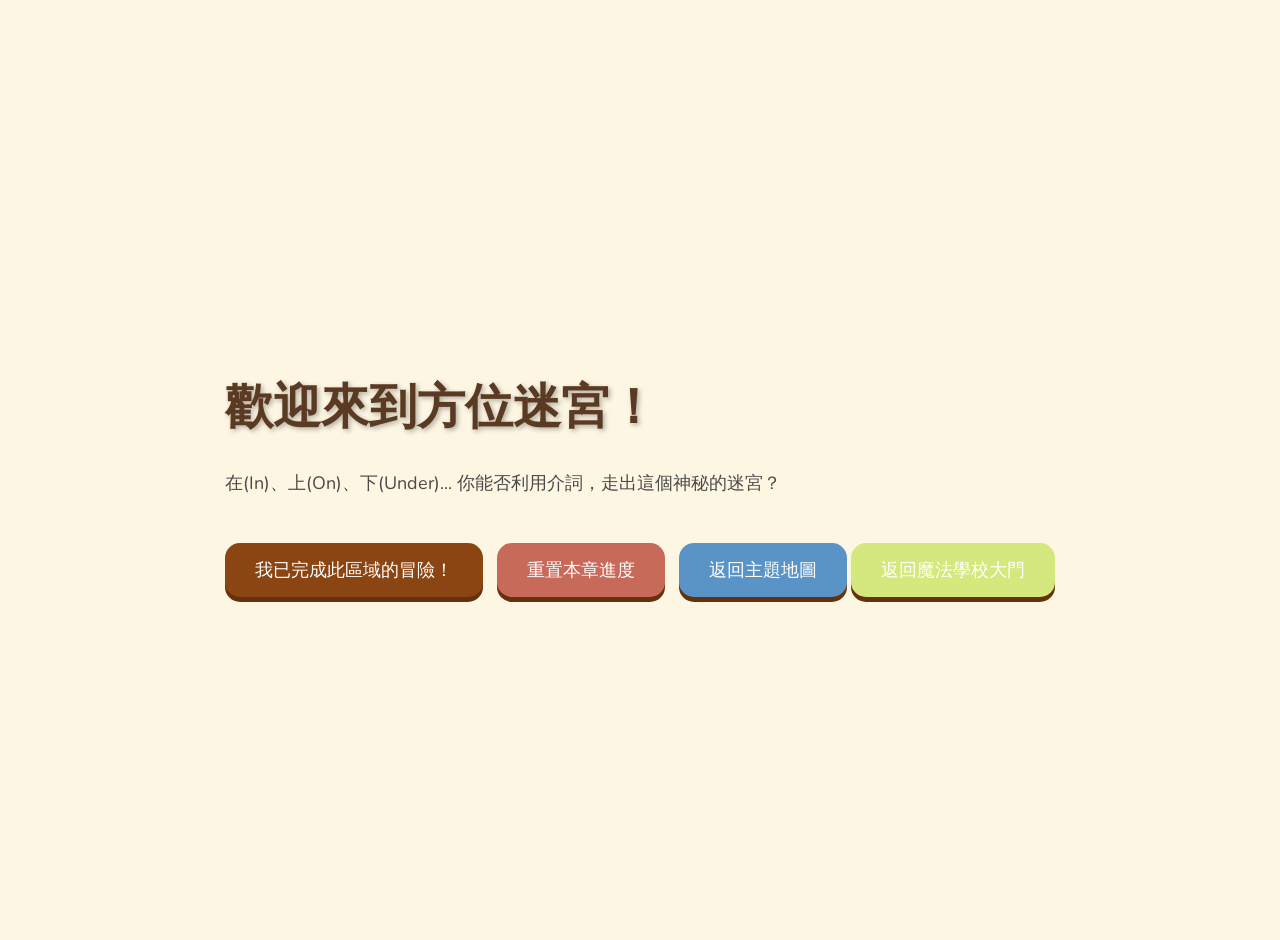
<file: maze.html>
<!DOCTYPE html>
<html lang="en">
<head>
    <meta charset="UTF-8">
    <meta name="viewport" content="width=device-width, initial-scale=1.0">
    <title>方位迷宮</title>
    <link rel="stylesheet" href="style.css">
</head>
<body>
    <div class="map-container">
        <h1>歡迎來到方位迷宮！</h1>
        <p>在(In)、上(On)、下(Under)... 你能否利用介詞，走出這個神秘的迷宮？</p>

        <!-- 這個按鈕的 id 是 'complete-maze-btn' -->
        <button id="complete-maze-btn" class="wood-button">我已完成此區域的冒險！</button>
        <button id="reset-stream-progress-btn" class="wood-button" style="background-color: #c76a5a; margin: 30px 10px 0 10px;">重置本章進度</button>
        <a href="main_menu.html" class="wood-button" style="background-color: #5a94c7; margin-top: 20px;">返回主題地圖</a>
        <a href="index.html" class="wood-button" style="background-color: #d4e87d; margin-top: 20px;">返回魔法學校大門</a>
    </div>

    <script>
        // 選取「完成方位迷宮」的按鈕
        const completeButton = document.querySelector('#complete-maze-btn');

        completeButton.addEventListener('click', function() {
            // 【核心咒語】寫下 'mazeCompleted' 的通關標記！
            localStorage.setItem('mazeCompleted', 'true');

            // 提示玩家，這是當前的最後一關
            alert("無與倫比！你已成為了空間的大師！你已征服了當前所有的挑戰！");

            // 禁用按鈕
            this.disabled = true;
            this.textContent = "已完成！";
        });
    </script>
</body>
</html>
</file>
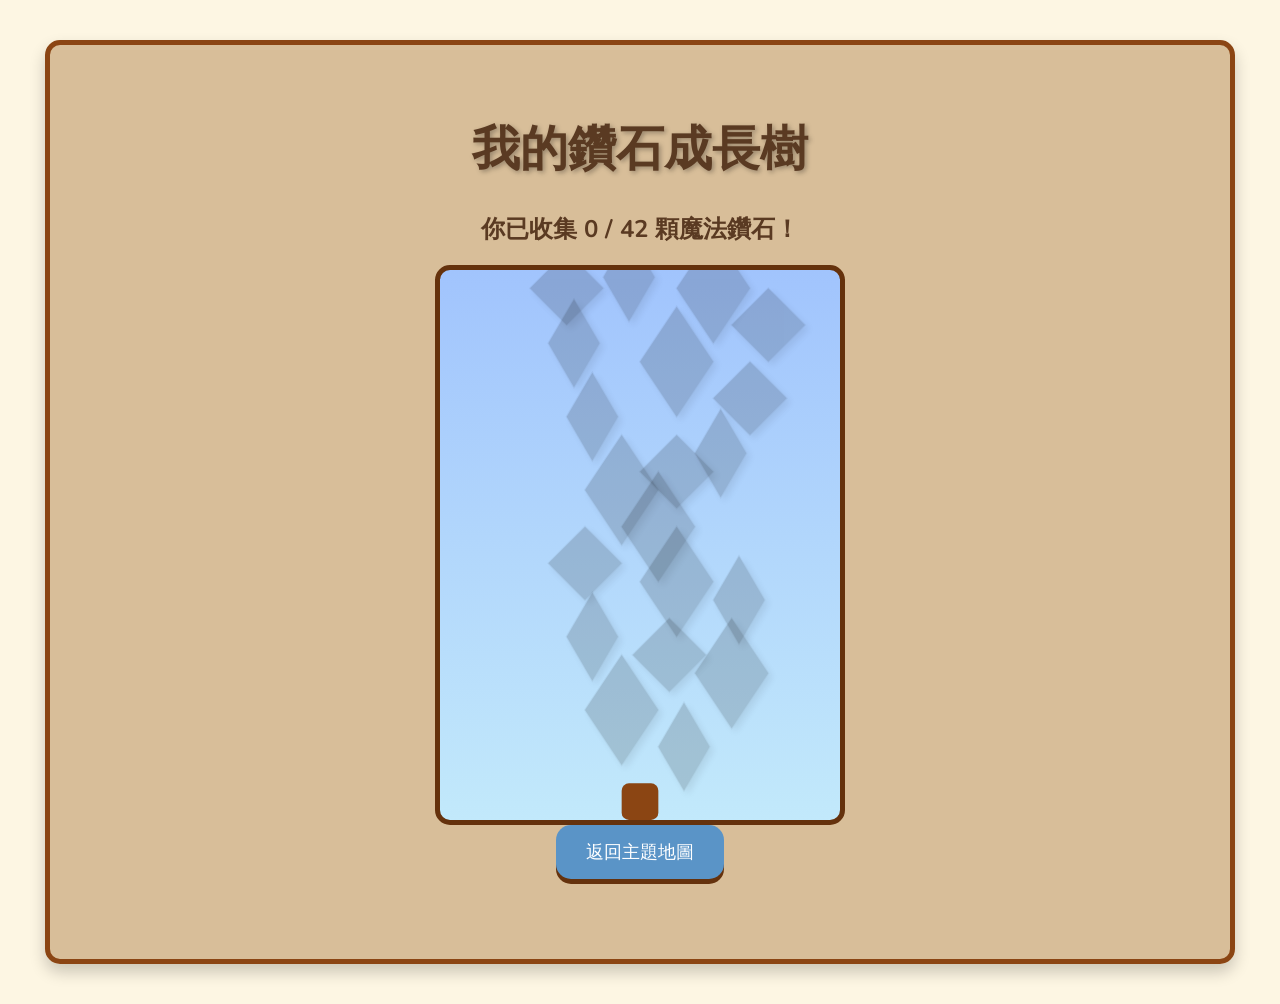
<file: profile.html>
<!DOCTYPE html>
<html lang="en">
<head>
    <meta charset="UTF-8">
    <meta name="viewport" content="width=device-width, initial-scale=1.0">
    <title>我的鑽石成長樹</title>
    <link rel="stylesheet" href="style.css">
    <style>
        /* --- 這個頁面專屬的樣式 --- */
        #progress-text {
            font-size: 24px;
            font-weight: bold;
            margin-bottom: 20px;
            color: #5a3a22;
        }
        .tree-container {
            width: 90%;
            max-width: 400px; /* 稍微加寬一點 */
            height: 550px; /* 加高以容納更多鑽石 */
            margin: 0 auto;
            border: 5px solid #65320d;
            background: linear-gradient(to bottom, #a1c4fd, #c2e9fb); /* 天空背景 */
            border-radius: 15px;
            position: relative;
            overflow: hidden;
        }
        #growth-tree {
            width: 100%;
            height: 100%;
        }
        #trunk {
            transition: all 1.5s cubic-bezier(0.68, -0.55, 0.27, 1.55); /* 更有彈性的生長動畫 */
        }
        /* 【核心】鑽石的樣式 */
        .diamond {
            opacity: 0.15; /* 讓未解鎖的插槽更暗淡 */
            filter: grayscale(100%) drop-shadow(1px 1px 1px rgba(0,0,0,0.5)); /* 灰色並帶有陰影 */
            transition: all 0.8s ease-in-out;
            cursor: pointer;
            stroke: rgba(0,0,0,0.3); /* 給鑽石一個描邊 */
            stroke-width: 0.5;
        }
        .diamond.unlocked {
            opacity: 1;
            filter: grayscale(0%) drop-shadow(2px 2px 5px rgba(0,0,0,0.5)); /* 解鎖後，陰影更明顯 */
            animation: diamond-appear 1s cubic-bezier(0.34, 1.56, 0.64, 1); /* 更有彈性的出現動畫 */
        }
        .diamond:hover {
            transform-origin: center center;
            transform: scale(1.8); /* 滑鼠懸停時，放大更多，方便查看 */
            stroke-width: 0;
        }
        @keyframes diamond-appear {
            0% { transform: scale(0.3) rotate(-270deg); opacity: 0; }
            70% { transform: scale(1.2); }
            100% { transform: scale(1) rotate(0deg); opacity: 1; }
        }
    </style>
</head>
<body>
    <div class="content-box">
        <h1>我的鑽石成長樹</h1>
        <p id="progress-text">計算寶石收集中...</p>
        <div class="tree-container">
            <svg id="growth-tree" viewBox="0 0 100 150">
                <!-- 樹幹 (初始很矮) -->
                <rect id="trunk" x="45" y="140" width="10" height="10" rx="2" fill="#8B4513" />
                
                <!-- 預先定義好所有「鑽石插槽」的位置和對應的記錄 -->
                <!-- P.1 鑽石 -->
                <path class="diamond region-forest" id="forest_p1_completed" d="M35,120 l10,-15 l10,15 l-10,15 Z" />
                <path class="diamond region-stream" id="stream_p1_completed" d="M55,130 l7,-12 l7,12 l-7,12 Z" />
                
                <!-- P.2 鑽石 -->
                <path class="diamond region-forest" id="forest_p2_completed" d="M65,110 l10,-15 l10,15 l-10,15 Z" />
                <path class="diamond region-stream" id="stream_p2_completed" d="M30,100 l7,-12 l7,12 l-7,12 Z" />
                <path class="diamond region-hill"   id="hill_p2_completed"   d="M48,105 l10,-10 l10,10 l-10,10 Z" />

                <!-- P.3 鑽石 -->
                <path class="diamond region-forest" id="forest_p3_completed" d="M50,85 l10,-15 l10,15 l-10,15 Z" />
                <path class="diamond region-stream" id="stream_p3_completed" d="M70,90 l7,-12 l7,12 l-7,12 Z" />
                <path class="diamond region-hill"   id="hill_p3_completed"   d="M25,80 l10,-10 l10,10 l-10,10 Z" />
                <path class="diamond region-summit" id="summit_p3_completed" d="M45,70 l10,-15 l10,15 l-10,15 Z" />

                <!-- P.4 鑽石 -->
                <path class="diamond region-forest" id="forest_p4_completed" d="M35,60 l10,-15 l10,15 l-10,15 Z" />
                <path class="diamond region-stream" id="stream_p4_completed" d="M65,50 l7,-12 l7,12 l-7,12 Z" />
                <path class="diamond region-hill"   id="hill_p4_completed"   d="M50,55 l10,-10 l10,10 l-10,10 Z" />
                <path class="diamond region-summit" id="summit_p4_completed" d="M30,40 l7,-12 l7,12 l-7,12 Z" />
                <path class="diamond region-maze"   id="maze_p4_completed"   d="M70,35 l10,-10 l10,10 l-10,10 Z" />

                <!-- P.5 鑽石 -->
                <path class="diamond region-forest" id="forest_p5_completed" d="M50,25 l10,-15 l10,15 l-10,15 Z" />
                <path class="diamond region-stream" id="stream_p5_completed" d="M25,20 l7,-12 l7,12 l-7,12 Z" />
                <path class="diamond region-hill"   id="hill_p5_completed"   d="M75,15 l10,-10 l10,10 l-10,10 Z" />

                <!-- P.6 鑽石 -->
                <path class="diamond region-forest" id="forest_p6_completed" d="M60,5 l10,-15 l10,15 l-10,15 Z" />
                <path class="diamond region-stream" id="stream_p6_completed" d="M40,2 l7,-12 l7,12 l-7,12 Z" />
                <path class="diamond region-hill"   id="hill_p6_completed"   d="M20,5 l10,-10 l10,10 l-10,10 Z" />
            </svg>
        </div>
        <a href="main_menu.html" class="wood-button" style="background-color: #5a94c7;">返回主題地圖</a>
    </div>

    <script>
        // 1. 定義我們所有可能的鑽石 (通關記錄)
        const allDiamonds = [
            'forest_p1_completed', 'stream_p1_completed', 'hill_p1_completed', 'summit_p1_completed', 'maze_p1_completed', 'canyon_p1_completed', 'grotto_p1_completed',
            'forest_p2_completed', 'stream_p2_completed', 'hill_p2_completed', 'summit_p2_completed', 'maze_p2_completed', 'canyon_p2_completed', 'grotto_p2_completed',
            'forest_p3_completed', 'stream_p3_completed', 'hill_p3_completed', 'summit_p3_completed', 'maze_p3_completed', 'canyon_p3_completed', 'grotto_p3_completed',
            'forest_p4_completed', 'stream_p4_completed', 'hill_p4_completed', 'summit_p4_completed', 'maze_p4_completed', 'canyon_p4_completed', 'grotto_p4_completed',
            'forest_p5_completed', 'stream_p5_completed', 'hill_p5_completed', 'summit_p5_completed', 'maze_p5_completed', 'canyon_p5_completed', 'grotto_p5_completed',
            'forest_p6_completed', 'stream_p6_completed', 'hill_p6_completed', 'summit_p6_completed', 'maze_p6_completed', 'canyon_p6_completed', 'grotto_p6_completed',
        ];
        
        let unlockedCount = 0;

        // 2. 遍歷所有鑽石，檢查 localStorage 並「點亮」它們
        allDiamonds.forEach(diamondKey => {
            const diamondElement = document.getElementById(diamondKey);
            if (diamondElement && localStorage.getItem(diamondKey) === 'true') {
                unlockedCount++;
                setTimeout(() => {
                    diamondElement.classList.add('unlocked');
                }, 300 * Math.random());
            }
        });

        // 3. 更新進度文字
        document.getElementById('progress-text').textContent = `你已收集 ${unlockedCount} / ${allDiamonds.length} 顆魔法鑽石！`;

        // 4. 更新樹幹高度
        const trunk = document.getElementById('trunk');
        if (unlockedCount > 0) {
            const growthPerDiamond = 2; // 每顆鑽石讓樹長高2單位
            const newHeight = 10 + (unlockedCount * growthPerDiamond);
            const newY = 140 - (unlockedCount * growthPerDiamond);
            trunk.setAttribute('height', newHeight);
            trunk.setAttribute('y', newY);
        }
    </script>
</body>
</html>
</file>
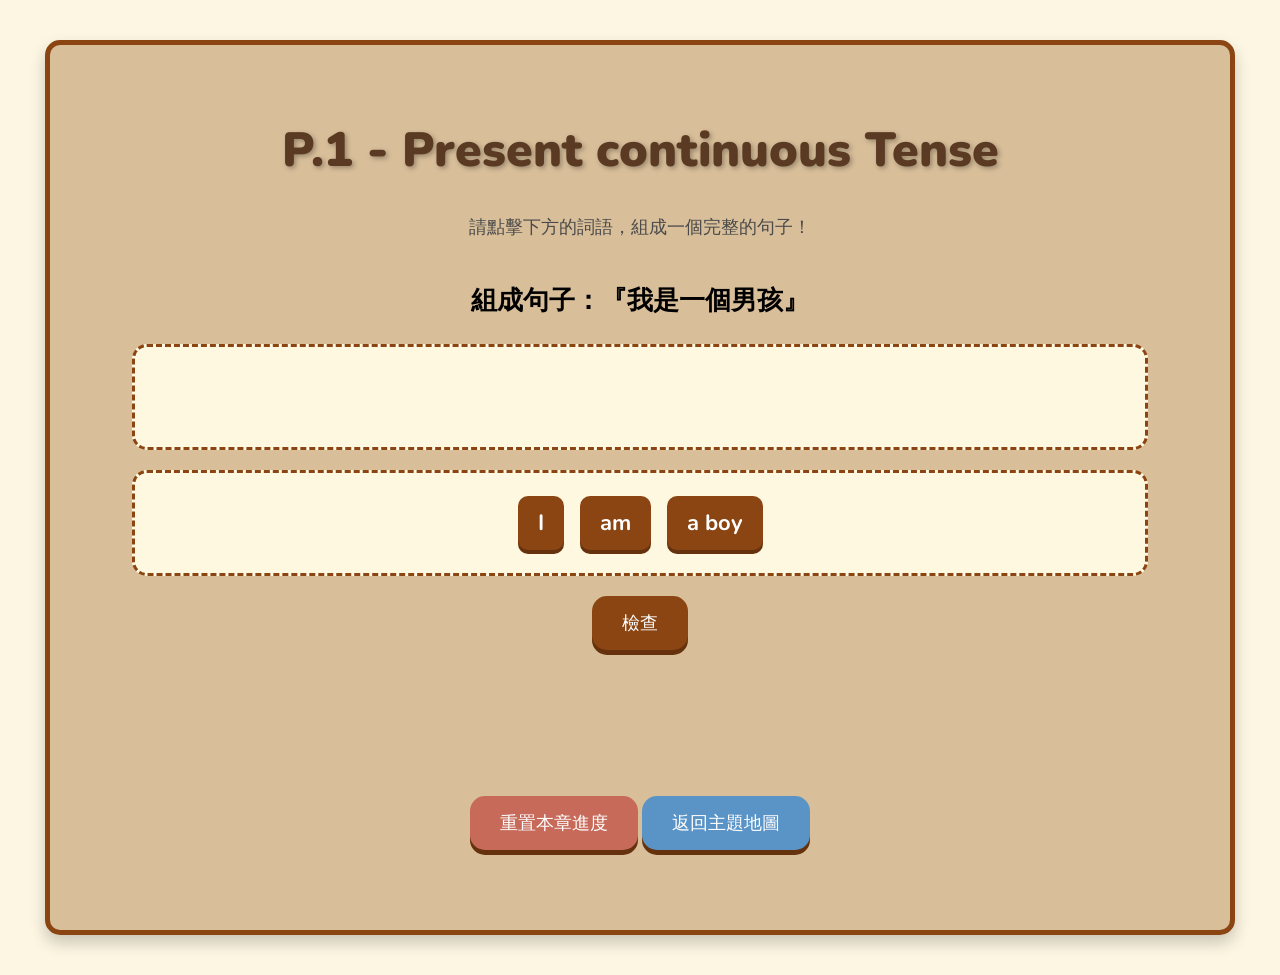
<file: stream.html>
<!DOCTYPE html>
<html lang="en">
<head>
    <meta charset="UTF-8">
    <meta name="viewport" content="width=device-width, initial-scale=1.0">
    <title>句子溪流</title>
    <link rel="stylesheet" href="style.css">
    <link href="https://fonts.googleapis.com/css2?family=Nunito:wght@400;700;900&display=swap" rel="stylesheet">
    <style>
        /* --- 關卡專屬樣式 (已修正所有註釋) --- */
        #exercise-area { min-height: 300px; text-align: center; }
        h1, h2, h3, p, .word-card, .item-card, .match-card, .wood-button { font-family: 'Nunito', sans-serif; }
        h1 { font-weight: 900; } h3 { font-weight: 700; font-size: 26px; } p { font-weight: 400; font-size: 18px; }
        
        /* --- P.1 / P.2 的卡片樣式 --- */
        #sentence-box, #word-bank { border: 3px dashed #8B4513; min-height: 80px; margin: 20px auto; padding: 10px; border-radius: 15px; background: #fff8e1; display: flex; flex-wrap: wrap; justify-content: center; align-items: center; width: 90%; }
        .word-card { 
            display: inline-flex; align-items: center; padding: 12px 20px;
            background: #8B4513; color: white; border-radius: 10px; margin: 8px;
            cursor: pointer; user-select: none; font-size: 22px; font-weight: 700;
            box-shadow: 0 4px #65320d; transition: all 0.2s;
        }
        .word-card:hover { transform: translateY(-2px); }
        .word-card.selected { background: #FFD700 !important; color: #4a4a4a !important; }

        /* P.3 */
        #p3-options { margin-top: 30px; } #drop-spot { padding: 5px 40px; border: 3px dashed #8B4513; border-radius: 10px; background: #fff8e1; } #drop-spot.drag-over { background-color: #c8e6c9; }
        
        @keyframes shake-wrong { 10%, 90% { transform: translateX(-3px); } 20%, 80% { transform: translateX(3px); } 30%, 50%, 70% { transform: translateX(-5px); } 40%, 60% { transform: translateX(5px); } }
        .shake-wrong { animation: shake-wrong 0.5s; border-color: red !important; }
    </style>
</head>
<body>
    <div class="content-box game-layout">
        <div><h1 id="level-title"></h1><p id="level-description"></p></div>
        <div id="exercise-area" class="game-exercise-area"></div>
        <div id="button-container" class="game-button-container">
            <button id="complete-chapter-btn" class="wood-button" style="display:none; background-color: #4CAF50;">完成「句子溪流」挑戰！</button>
            <button id="reset-chapter-btn" class="wood-button" style="background-color: #c76a5a;">重置本章進度</button>
            <a href="main_menu.html" class="wood-button" style="background-color: #5a94c7;">返回主題地圖</a>
        </div>
    </div>

    <script>
        const currentGrade = parseInt(localStorage.getItem('selectedGrade') || '1');
        const exerciseArea = document.getElementById('exercise-area');
        const completeBtn = document.getElementById('complete-chapter-btn');
        const levelTitle = document.getElementById('level-title');
        const levelDescription = document.getElementById('level-description');
        const resetChapterBtn = document.getElementById('reset-chapter-btn');

        function checkGraduation() { const key = `stream_p${currentGrade}_completed`; if (localStorage.getItem(key) === 'true') { completeBtn.style.display = 'inline-block'; } }
        function completeChapter() { localStorage.setItem('streamCompleted', 'true'); alert("恭喜！你已徹底征服句子溪流！"); window.location.href = 'main_menu.html'; }

        // === 【唯一的】題庫定義 ===
        const gradeContent = {
            1: {
                title: "P.1 - Present continuous Tense",
                description: "請點擊下方的詞語，組成一個完整的句子！",
                setup: function() {
                    const key = 'stream_p1_completed';
                    if (localStorage.getItem(key) === 'true') { exerciseArea.innerHTML = "<h2>你已完成此練習！</h2>"; return; }
                    let sentences = [ { q: "組成句子：『我是一個男孩』", w: ["a boy", "am", "I"], a: "I am a boy" }, { q: "組成句子：『那個男孩正在游泳』", w: ["swimming", "is", "The boy"], a: "The boy is swimming" } ];
                    let idx = 0;
                    function display() { if (idx >= sentences.length) { alert("太棒了！P.1 練習完成！"); localStorage.setItem(key, 'true'); checkGraduation(); return; } const s = sentences[idx]; exerciseArea.innerHTML = `<h3>${s.q}</h3><div id="sentence-box"></div><div id="word-bank"></div><button id="check-btn" class="wood-button">檢查</button>`; const sb = document.getElementById('sentence-box'), wb = document.getElementById('word-bank'); s.w.sort(()=>0.5-Math.random()).forEach(w => { const card = document.createElement('div'); card.className='word-card'; card.textContent=w; wb.appendChild(card); }); let selected = null; wb.onclick = e => { if (e.target.classList.contains('word-card')) { if (selected) selected.classList.remove('selected'); selected = e.target; selected.classList.add('selected'); sb.appendChild(e.target); } }; sb.onclick = e => { if (e.target.classList.contains('word-card')) { if (selected) selected.classList.remove('selected'); selected = e.target; selected.classList.add('selected'); wb.appendChild(e.target); } }; document.getElementById('check-btn').onclick = () => { if (Array.from(sb.children).map(c=>c.textContent).join(' ') === s.a) { idx++; display(); } else { alert("順序不對！"); } }; }
                    display();
                }
            },
            2: {
                title: "P.2 - Simple Present Tense",
                description: "組成描述簡單動作的句子。",
                setup: function() {
                    // P.2 的邏輯和 P.1 完全一樣，只是題庫不同
                    const key = 'stream_p2_completed';
                    if (localStorage.getItem(key) === 'true') { exerciseArea.innerHTML = "<h2>你已完成此練習！</h2>"; return; }
                    const sentences = [ { q: "組成句子：『貓在睡覺』", w: ["sleeps", "The cat"], a: "The cat sleeps" }, { q: "組成句子：『鳥兒在飛』", w: ["fly", "Birds"], a: "Birds fly" } ];
                    let idx = 0;
                    function display() { if (idx >= sentences.length) { alert("太棒了！P.2 練習完成！"); localStorage.setItem(key, 'true'); checkGraduation(); return; } const s = sentences[idx]; exerciseArea.innerHTML = `<h3>${s.q}</h3><div id="sentence-box"></div><div id="word-bank"></div><button id="check-btn" class="wood-button">檢查</button>`; const sb = document.getElementById('sentence-box'), wb = document.getElementById('word-bank'); s.w.sort(()=>0.5-Math.random()).forEach(w => { const card = document.createElement('div'); card.className='word-card'; card.textContent=w; wb.appendChild(card); }); let selected = null; wb.onclick = e => { if (e.target.classList.contains('word-card')) { if (selected) selected.classList.remove('selected'); selected = e.target; selected.classList.add('selected'); sb.appendChild(e.target); } }; sb.onclick = e => { if (e.target.classList.contains('word-card')) { if (selected) selected.classList.remove('selected'); selected = e.target; selected.classList.add('selected'); wb.appendChild(e.target); } }; document.getElementById('check-btn').onclick = () => { if (Array.from(sb.children).map(c=>c.textContent).join(' ') === s.a) { idx++; display(); } else { alert("順序不對！"); } }; }
                    display();
                }
            },
            // 在 const gradeContent = { ... } 內部，替換 "3: { ... },"
3: {
    title: "P.3 - Past Tense",
    description: "Please choose the correct form of word and drag it to the blank space of the sentence.",
    setup: function() {
        const key = 'stream_p3_completed';
        if (localStorage.getItem(key) === 'true') {
            exerciseArea.innerHTML = "<h2>你已完成此練習！</h2>";
            checkGraduation(); return;
        }

        const questions = [
            { sentence: "He ___ to school yesterday.", options: ["go", "went", "goes"], answer: "went" },
            { sentence: "She ___ an apple this morning.", options: ["eat", "eats", "ate"], answer: "ate" },
            { sentence: "They ___ a movie last night.", options: ["see", "saw", "seen"], answer: "saw" }
        ];
        let currentQuestionIndex = 0;
        let draggedItem = null; // 提升到 setup 的頂層作用域

        function displayQuestion() {
            if (currentQuestionIndex >= questions.length) {
                exerciseArea.innerHTML = "<h2>太棒了！你掌握了過去式！</h2>";
                localStorage.setItem(key, 'true');
                checkGraduation(); return;
            }
            const q = questions[currentQuestionIndex];
            
            exerciseArea.innerHTML = `
                <h3 style="font-size: 28px; font-family: 'Nunito', sans-serif;">${q.sentence.replace('___', '<span id="drop-spot" class="drop-zone" style="background: #fff8e1; border-style:dashed;">___</span>')}</h3>
                <div id="p3-options" style="margin-top: 30px;"></div>
            `;
            
            const optionsContainer = document.getElementById('p3-options');
            q.options.sort(() => Math.random() - 0.5).forEach(opt => {
                const card = document.createElement('div');
                card.className = 'item-card'; card.textContent = opt; card.draggable = true;
                optionsContainer.appendChild(card);
            });

            // 【核心】我們不再定義一個單獨的 bindEvents 函數
            // 而是直接在這裡，為「剛剛創建」的元素綁定事件
            
            // 只在 exerciseArea 內部尋找 .item-card！
            exerciseArea.querySelectorAll('.item-card').forEach(card => {
                card.addEventListener('dragstart', function(){ draggedItem = this; });
            });
            
            const dropSpot = document.getElementById('drop-spot');
            if (dropSpot) { // 確保 dropSpot 存在
                dropSpot.addEventListener('dragover', e => e.preventDefault());
                dropSpot.addEventListener('drop', function() {
                    if (draggedItem) {
                        if (draggedItem.textContent === q.answer) {
                            this.textContent = q.answer;
                            this.style.borderColor = "green";
                            setTimeout(() => {
                                currentQuestionIndex++;
                                displayQuestion();
                            }, 1000);
                        } else {
                            draggedItem.classList.add('shake-wrong');
                            setTimeout(() => draggedItem.classList.remove('shake-wrong'), 500);
                        }
                    }
                });
            }
        }

        // 開始遊戲
        displayQuestion();
    }
},

            4: {
        title: "P.4 - Future Tense",
        description: "Please choose the correct word and complete the sentence.",
        setup: function() {
            const key = 'stream_p4_completed';
            if (localStorage.getItem(key) === 'true') { exerciseArea.innerHTML = "<h2>你已完成此練習！</h2>"; return; }
            const questions = [
                { q: "Tomorrow, they ___ play basketball.", opts: ["will", "are", "did"], ans: "will" },
                { q: "I think it ___ rain later.", opts: ["is going to", "was", "does"], ans: "is going to" }
            ];
            let idx = 0;
            function display() { if (idx >= questions.length) { alert("P.4 練習完成！"); localStorage.setItem(key, 'true'); checkGraduation(); return; } const current = questions[idx]; exerciseArea.innerHTML = `<h3 style="font-size: 28px;">${current.q.replace('___', '<span style="color:red;">___</span>')}</h3><div id="p4-options" style="margin-top: 30px;"></div>`; const container = document.getElementById('p4-options'); current.opts.forEach(opt => { const btn = document.createElement('button'); btn.className = 'wood-button'; btn.textContent = opt; btn.onclick = () => { if (opt === current.ans) { idx++; display(); } else { btn.classList.add('shake-wrong'); setTimeout(() => btn.classList.remove('shake-wrong'), 500); } }; container.appendChild(btn); }); }
            display();
        }
    },
    5: {
        title: "P.5 - Present Perfect Tense",
        description: "用 `have/has` 和動詞的「過去分詞」來造句。",
        setup: function() {
            const key = 'stream_p5_completed';
            if (localStorage.getItem(key) === 'true') { exerciseArea.innerHTML = "<h2>你已完成此練習！</h2>"; return; }
            exerciseArea.innerHTML = `<h3 style="font-size: 28px;">She <span style="color:red;">___</span> already <span style="color:red;">___</span> her homework.</h3><p>(動詞: do)</p><button id="check-btn" class="wood-button">has ... done</button>`;
            document.getElementById('check-btn').onclick = () => { alert('正確！'); localStorage.setItem(key, 'true'); checkGraduation(); };
        }
    },
    6: {
        title: "P.6 - Passive Voice",
        description: "將主動句，改寫為被動句。",
        setup: function() {
            const key = 'stream_p6_completed';
            if (localStorage.getItem(key) === 'true') { exerciseArea.innerHTML = "<h2>你已完成此練習！</h2>"; return; }
            const questions = [ { active: "The cat ate the fish.", passive: "was" }, { active: "Someone cleans this room every day.", passive: "is" } ];
            let idx = 0;
            function display() { if (idx >= questions.length) { alert("P.6 練習完成！"); localStorage.setItem(key, 'true'); checkGraduation(); return; } const q = questions[idx]; exerciseArea.innerHTML = `<p>主動句: ${q.active}</p><h3 style="font-size: 28px;">被動句: The fish <span style="color:red;">___</span> eaten by the cat.</h3><div id="p6-options"></div>`; const opts = ["is", "was", "will be"]; opts.forEach(opt => { const btn = document.createElement('button'); btn.className = 'wood-button'; btn.textContent = opt; btn.onclick = () => { if (opt === q.passive) { idx++; display(); } else { btn.classList.add('shake-wrong'); setTimeout(()=>btn.classList.remove('shake-wrong'),500); } }; document.getElementById('p6-options').appendChild(btn); }); }
            display();
        }
    }
};
function bindDragEvents(container1, container2) {
    let draggedItem = null;
    const allCards = document.querySelectorAll('.item-card, .word-card');
    allCards.forEach(card => {
        card.addEventListener('dragstart', () => { draggedItem = card; setTimeout(() => card.style.display = 'none', 0); });
        card.addEventListener('dragend', () => { setTimeout(() => { card.style.display = 'inline-block'; draggedItem = null; }, 0); });
    });
    [container1, container2].forEach(container => {
        container.addEventListener('dragover', e => e.preventDefault());
        container.addEventListener('drop', () => {
            if (draggedItem) {
                container.appendChild(draggedItem);
            }
        });
    });
}
     // === 唯一的 run 函數 ===
        function run() { const content = gradeContent[currentGrade]; if (content) { levelTitle.textContent = content.title; levelDescription.textContent = content.description; content.setup(); checkGraduation(); } else { exerciseArea.innerHTML = `<h2>P.${currentGrade} 的內容正在建設中...</h2>`; } }
        
        // === 為按鈕綁定事件 ===
        completeBtn.addEventListener('click', completeChapter);
        resetChapterBtn.addEventListener('click', () => { if(confirm("確定重置【句子溪流】的所有進度嗎？")) { for(let i = 1; i <= 6; i++) { localStorage.removeItem(`stream_p${i}_completed`); } localStorage.removeItem('streamCompleted'); alert("句子溪流進度已重置！"); window.location.reload(); } });

        // === 唯一的啟動點 ===
        run();
    </script>
    </body>
    </html>
</file>
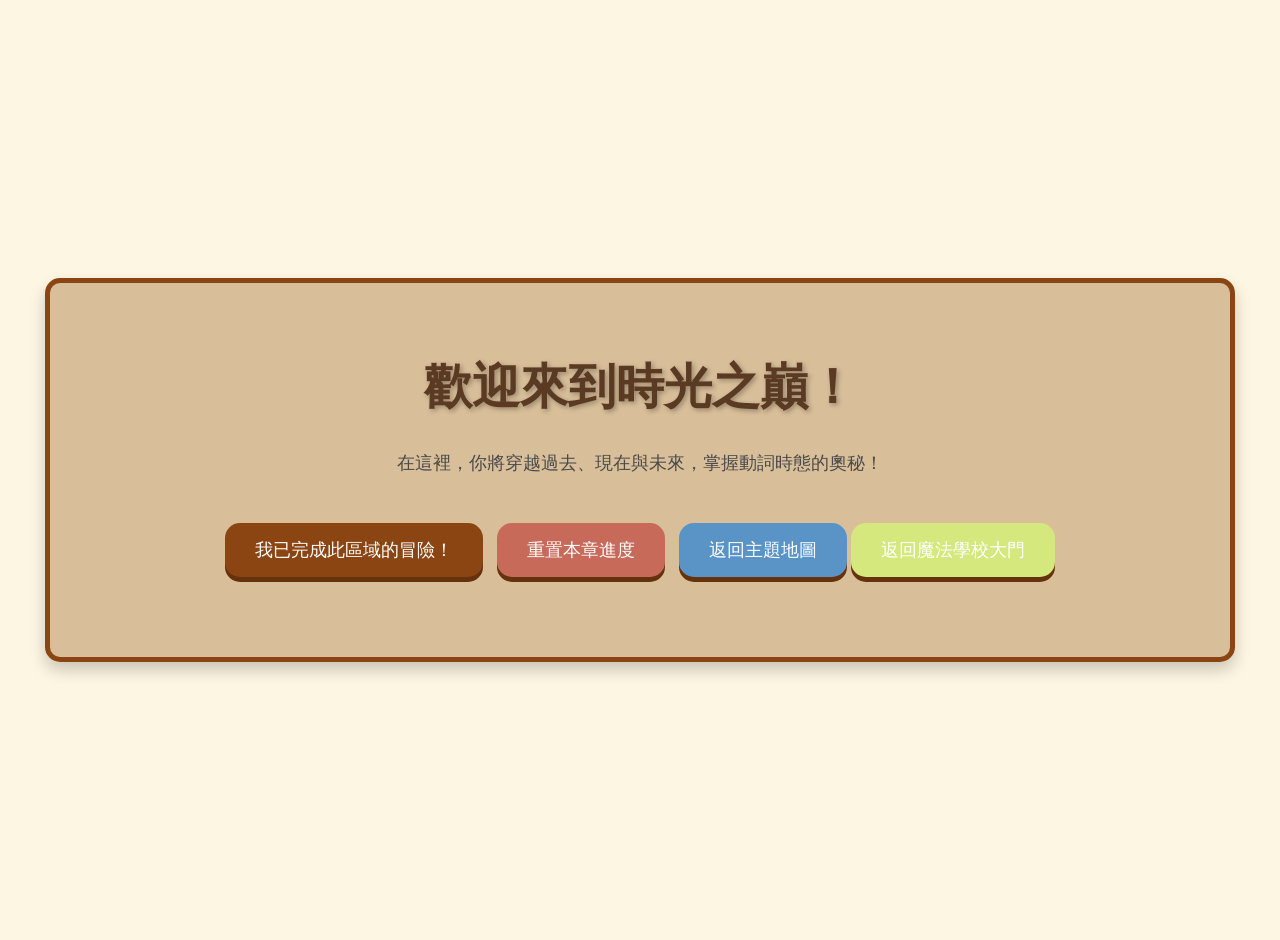
<file: summit.html>
<!DOCTYPE html>
<html lang="en">
<head>
    <meta charset="UTF-8">
    <meta name="viewport" content="width=device-width, initial-scale=1.0">
    <title>時光之巔</title>
    <link rel="stylesheet" href="style.css">
</head>
<body>

    <!-- 確保這個 div 存在，並且它的 class 正是 "content-box" -->
    <div class="content-box">

        <h1>歡迎來到時光之巔！</h1>
        
        <p>在這裡，你將穿越過去、現在與未來，掌握動詞時態的奧秘！</p>

        <button id="complete-summit-btn" class="wood-button">我已完成此區域的冒險！</button>
       <button id="reset-stream-progress-btn" class="wood-button" style="background-color: #c76a5a; margin: 30px 10px 0 10px;">重置本章進度</button>
       <a href="main_menu.html" class="wood-button" style="background-color: #5a94c7; margin-top: 20px;">返回主題地圖</a>
       <a href="index.html" class="wood-button" style="background-color: #d4e87d; margin-top: 20px;">返回魔法學校大門</a>
    </div>
    <!-- 確保這個 div 在 script 標籤之前閉合 -->

    <script>
        const completeButton = document.querySelector('#complete-summit-btn');
        completeButton.addEventListener('click', function() {
            localStorage.setItem('summitCompleted', 'true');
            alert("太厲害了！你已掌控了時間的流動！方位迷宮現在可能已經解鎖了！");
            this.disabled = true;
            this.textContent = "已完成！";
        });
    </script>

</body>
</html>
</file>
<file: style.css>
@import url('https://fonts.googleapis.com/css2?family=Nunito:wght@400;700;900&display=swap');
/* === 創世之書 (Final Golden Master CSS) === */

/* --- 基礎樣式 --- */
body {
    background-color: #fdf6e3;
    display: flex; flex-direction: column; justify-content: center;
    align-items: center; min-height: 100vh; font-family: sans-serif;
    margin: 0; padding: 20px 0;
    /* background-color: #fdf6e3; */ /* 註解掉舊的純色背景 */
    background-image: url('https://www.transparenttextures.com/patterns/old-paper.png'); /* 使用紋理圖片 */
    font-family: 'Nunito', sans-serif; /* 讓所有頁面的預設字體都更有魔法感 */
}
h1 {
    font-family: 'MedievalSharp', cursive; font-size: 48px;
    color: #5a3a22; text-shadow: 2px 2px 5px rgba(0,0,0,0.3);
}
p { color: #4a4a4a; font-size: 18px; }

/* --- 通用內容盒子 --- */
.content-box {
    width: 90%; max-width: 1100px; margin: 20px auto; padding: 40px;
    background-color: #d2b48c; border: 5px solid #8B4513; border-radius: 15px;
    text-align: center; box-shadow: 0 8px 16px rgba(0,0,0,0.2);
    position: relative; /* 為絕對定位的子元素提供基準 */
    padding-bottom: 80px; /* 為「返回路牌」騰出空間 */
    background-color: rgba(210, 180, 140, 0.85); /* 讓啡色盒子帶一點透明，能透出背景紋理 */
    backdrop-filter: blur(2px); /* 【高級魔法】毛玻璃效果！ */
}

/* --- 網格佈局容器 --- */
.level-select-map {
    display: flex; flex-wrap: wrap; justify-content: center;
    width: 100%; margin-top: 20px;
}

/* --- 按鈕的統一基礎樣式 --- */
.level-gate, .map-region {
    width: calc(33.33% - 40px); margin: 20px; border-radius: 20px;
    text-decoration: none; color: white;
    text-shadow: 1px 1px 3px rgba(0,0,0,0.4); display: flex;
    justify-content: center; align-items: center; text-align: center;
    font-weight: bold; transition: all 0.4s cubic-bezier(0.175, 0.885, 0.32, 1.275);
    position: relative; box-shadow: 0 6px 12px rgba(0,0,0,0.2), inset 0 0 20px rgba(255,255,255,0.2);
    border: 2px solid rgba(255,255,255,0.3);
}
.wood-button {
    background-color: #8B4513; color: white; border: none; border-radius: 15px;
    padding: 15px 30px; font-size: 18px; cursor: pointer;
    box-shadow: 0 5px #65320d; transition: all 0.1s; text-decoration: none; display: inline-block;
    
}

/* --- 按鈕的差異化設計 --- */
.level-gate { height: 180px; flex-direction: column; font-size: 22px; }
.map-region { height: 120px; font-size: 22px; }
.grade-icon-container { height: 60%; width: 100%; }
.grade-text, .region-name { font-size: 22px; }

/* --- 懸停效果 --- */
.level-gate:not(.locked):hover, .map-region:not(.locked):hover {
    transform: translateY(-10px) scale(1.05); box-shadow: 0 15px 25px rgba(0,0,0,0.3);
}
.wood-button:active {
    box-shadow: 0 1px #65320d; /* 陰影變得更薄 */
    transform: translateY(4px); /* 向下移動得更多 */
}

/* --- 每個區域的專屬漸變色 --- */
.grade-1, .region-forest { background-image: linear-gradient(to top, #4CAF50, #8BC34A); }
.grade-2, .region-stream { background-image: linear-gradient(to top, #2196F3, #90CAF9); }
.grade-3, .region-hill   { background-image: linear-gradient(to top, #D2691E, #ffad60); }
.grade-4, .region-summit { background-image: linear-gradient(to top, #673AB7, #9575CD); }
.grade-5, .region-maze   { background-image: linear-gradient(to top, #556B2F, #9ACD32); }
.grade-6, .region-canyon { background-image: linear-gradient(to top, #9C27B0, #BA68C8); }
.region-grotto { background-image: linear-gradient(to top, #008080, #4db6ac); }

/* --- 【關鍵!】鎖定與解鎖的樣式 --- */
.level-gate.locked, .map-region.locked {
    background-image: none !important;
    background-color: #777 !important;
    cursor: not-allowed;
    filter: grayscale(80%);
}
.level-gate.locked:hover, .map-region.locked:hover {
    transform: none;
    box-shadow: 0 6px 12px rgba(0,0,0,0.2);
}
.lock-icon { font-size: 40px; position: absolute; opacity: 0.7; color: white; }

/* --- 解鎖動畫 --- */
@keyframes shake { 0%, 100% { transform: translateX(0); } 10%, 30%, 50%, 70%, 90% { transform: translateX(-5px); } 20%, 40%, 60%, 80% { transform: translateX(5px); } }
@keyframes vanish { 0% { transform: scale(1); opacity: 0.7; } 100% { transform: scale(2); opacity: 0; } }
.map-region.is-unlocking .lock-icon, .level-gate.is-unlocking .lock-icon { animation: shake 0.8s; }
.map-region.is-unlocking.unlocked-now .lock-icon, .level-gate.is-unlocking.unlocked-now .lock-icon { animation: vanish 0.3s forwards; }
.region-stream.is-unlocking.unlocked-now { background-color: #4682B4; filter: grayscale(0%); }
.region-hill.is-unlocking.unlocked-now   { background-color: #D2691E; filter: grayscale(0%); }
.region-summit.is-unlocking.unlocked-now { background-color: #483D8B; filter: grayscale(0%); }
.region-maze.is-unlocking.unlocked-now   { background-color: #556B2F; filter: grayscale(0%); }
.region-canyon.is-unlocking.unlocked-now { background-color: #9966CC; filter: grayscale(0%); }
.region-grotto.is-unlocking.unlocked-now { background-color: #008080; filter: grayscale(0%); }

/* --- 返回按鈕的「路牌」樣式 --- */
.main-menu-back-btn {
    position: absolute; bottom: 25px; left: 25px; width: auto; height: auto;
    background-color: #a08c72; color: #5a3a22; padding: 12px 25px;
    border-radius: 15px; box-shadow: 0 4px #7a6a52; border: 2px solid #7a6a52;
    font-size: 16px;

}
.main-menu-back-btn::before {
    content: '<svg xmlns="http://www.w3.org/2000/svg" width="16" height="16" fill="currentColor" viewBox="0 0 16 16"><path fill-rule="evenodd" d="M15 8a.5.5 0 0 0-.5-.5H2.707l3.147-3.146a.5.5 0 1 0-.708-.708l-4 4a.5.5 0 0 0 0 .708l4 4a.5.5 0 0 0 .708-.708L2.707 8.5H14.5A.5.5 0 0 0 15 8z"/></svg>';
    margin-right: 8px;
}
.main-menu-back-btn:hover { background-color: #b9a68c; transform: translateY(-2px); }
.main-menu-back-btn:active { box-shadow: 0 2px #7a6a52; transform: translateY(2px); }

/* --- 關卡內部頁面樣式 --- */
/* ... (例如 #sentence-box, .word-card 等，如果需要可以放在這裡) ... */
/* --- 徽章圖片的專屬樣式 --- */
.grade-icon-image {
    /* 找到並用下面這段替換舊的圖片樣式 */
.grade-icon-image {
    width: 50%; /* 將圖片寬度從 60% 縮小到 50% */
    height: auto;
    /* 移除 margin-bottom，改用 flex 佈局來控制間距 */
}

/* 找到並用下面這段替換舊的文字樣式 */
.grade-text {
    height: auto; /* 取消固定的高度百分比 */
    flex-shrink: 0; /* 防止文字本身被壓縮 */
    padding: 0 5px; /* 給文字左右留一點空間 */
    font-size: 20px; /* 可以稍微調整一下字體大小 */
}
    transition: transform 0.4s cubic-bezier(0.175, 0.885, 0.32, 1.275); /* 使用彈性動畫 */
}

/* 滑鼠懸停時，讓徽章圖片旋轉、放大 */
.level-gate:hover .grade-icon-image {
    transform: scale(1.2) rotate(15deg);
}

/* 同時，可以稍微調整一下 .level-gate 本身，讓它更適合展示圖片 */
.level-gate {
    height: 200px;
    flex-direction: column; /* 確保是垂直排列 */
    justify-content: space-evenly; /* 將 space-around 或 center 改為 space-evenly，讓空間分配更均勻 */
    /* ... 其他樣式 ... */
}
/* --- 關卡頁面的通用佈局優化 --- */
.content-box.game-layout {
    display: flex;
    flex-direction: column;
    min-height: 85vh; /* 讓盒子至少有85%的視窗高度 */
}

.game-exercise-area {
    flex-grow: 1; /* 佔滿剩餘空間 */
}

.game-button-container {
    margin-top: auto; /* 將自己推到底部 */
    padding-top: 20px; /* 和上方的練習區留出一些空間 */
}
/* --- P.3 餐廳關卡專屬樣式 --- */
#p3-restaurant { border: 3px solid #8B4513; background: #fff8e1; min-height: 400px; margin-top: 20px; padding: 20px; border-radius: 15px; }
#p3-customer-area { display: flex; align-items: center; justify-content: center; margin-bottom: 20px; }
#p3-customer-icon { font-size: 80px; margin-right: 20px; }
#p3-order-bubble { border: 2px solid #5a3a22; padding: 15px; border-radius: 10px; background: white; min-width: 300px; position: relative; font-size: 20px; font-weight: bold; }
/* 模仿對話框的小三角 */
#p3-order-bubble::before { /* 這是底層的、深色的「邊框」三角 */
    content: '';
    position: absolute;
    left: -12px; /* 向左移動12px */
    top: 20px;
    width: 0;
    height: 0;
    border-top: 10px solid transparent;
    border-bottom: 10px solid transparent;
    border-right: 12px solid #5a3a22;
}

#p3-order-bubble::after { /* 這是上層的、白色的「填充」三角 */
    content: '';
    position: absolute;
    left: -10px; /* 只向左移動10px，比邊框少2px */
    top: 22px; /* 向下移動2px，與邊框對齊 */
    width: 0;
    height: 0;
    border-top: 8px solid transparent; /* 尺寸比邊框小2px */
    border-bottom: 8px solid transparent;
    border-right: 10px solid white; /* 【關鍵】使用白色填充！*/
}
#p3-menu-items, #p3-price-options { display: flex; justify-content: center; gap: 20px; margin: 20px 0; min-height: 120px; }
.menu-item { cursor: pointer; text-align: center; }
.menu-item img { width: 100px; height: 100px; border: 5px solid #ccc; border-radius: 10px; transition: transform 0.2s; }
.menu-item:hover img { transform: scale(1.1); border-color: #8B4513; }
/* --- 返回按鈕的「路牌」樣式 --- */
#main-menu-back-btn {
    bottom: 25px;
    left: 25px;
    
    /* 👇👇👇 賦予它一個較高的堆疊層級！👇👇👇 */
    z-index: 10;
    
    /* ... 其他樣式保持不變 ... */
}

/* --- 為「成長記錄」按鈕也加上，確保萬無一失 --- */
/* 雖然它是內聯樣式，但在 style.css 裡加一條更保險 */
a[href="profile.html"] {
    bottom: 25px;
    right: 25px;

    /* 👇👇👇 賦予它同樣高的堆疊層級！👇👇👇 */
    z-index: 10;
    
    background-color: #4CAF50; /* 確保顏色正確 */
}
/* --- P.4 配對遊戲專屬樣式 --- */
#p4-match-area {
    display: flex;
    justify-content: space-around;
    width: 100%;
    max-width: 600px;
    margin: 30px auto;
}
.match-column {
    display: flex;
    flex-direction: column;
    gap: 15px; /* 卡片之間的垂直間距 */
}
.match-card {
    padding: 15px 30px;
    border: 3px solid #8B4513;
    border-radius: 10px;
    cursor: pointer;
    font-size: 22px;
    font-weight: bold;
    color: #5a3a22;
    background-color: #fff8e1;
    transition: all 0.2s ease;
    box-shadow: 0 4px #c5a686;
}
.match-card:hover {
    background-color: #fdf2d0;
    transform: translateY(-2px);
    box-shadow: 0 6px #c5a686;
}
/* 選中時的樣式 */
.match-card.selected {
    background-color: #FFD700; /* 金色高亮 */
    color: white;
    border-color: white;
    transform: scale(1.05);
}
/* 配對成功後的樣式 */
.match-card.matched {
    opacity: 0;
    transform: rotateY(180deg) scale(0.5); /* 沿著 Y 軸翻轉並縮小 */
    transition: all 0.5s ease-in-out;
}
/* --- P.5 煉金術遊戲專屬樣式 --- */
#p5-alchemy-lab {
    padding: 20px;
    border: 2px dashed #483D8B;
    border-radius: 15px;
}
.formula {
    display: flex;
    justify-content: center;
    align-items: center;
    font-size: 40px;
    font-weight: bold;
    color: #483D8B;
    margin: 30px 0;
}
.formula-part {
    padding: 10px 20px;
    border: 2px solid #ccc;
    border-radius: 10px;
    background: white;
}
.plus-sign {
    margin: 0 20px;
}
#p5-options {
    margin-top: 30px;
}
#p5-result-meaning {
    margin-top: 20px;
    font-size: 22px;
    color: #228B22;
    font-weight: bold;
    min-height: 30px;
}
/* --- P.6 閱讀理解遊戲專屬樣式 --- */
#p6-archive { border: 2px solid #5a3a22; background: #fdf6e3; padding: 25px; border-radius: 10px; }
#p6-description-file {
    font-family: 'Times New Roman', serif; /* 使用襯線體，模仿文檔的感覺 */
    font-size: 20px;
    line-height: 1.6;
    text-align: left;
    background: white;
    padding: 20px;
    border-radius: 5px;
    min-height: 150px;
    border: 1px solid #ddd;
}
#p6-animal-cards {
    display: flex;
    justify-content: space-around;
    margin-top: 30px;
}
.animal-card {
    width: 30%;
    border: 3px solid #ccc;
    border-radius: 10px;
    padding: 10px;
    cursor: pointer;
    transition: all 0.3s ease;
}
.animal-card img { width: 100%; height: 120px; object-fit: cover; border-radius: 5px; }
.animal-card h4 { margin: 10px 0 0 0; font-size: 20px; color: #4a4a4a; }
.animal-card:hover { transform: translateY(-5px); box-shadow: 0 8px 15px rgba(0,0,0,0.1); border-color: #8B4513; }
.diamond.unlocked {
    opacity: 1;
    filter: grayscale(0%) drop-shadow(2px 2px 5px rgba(0,0,0,0.5));
    /* 👇👇👇 新增呼吸動畫！👇👇👇 */
    animation: diamond-appear 1s cubic-bezier(0.34, 1.56, 0.64, 1), 
               breathing-glow 4s infinite ease-in-out;
}

/* 定義呼吸動畫的劇本 */
@keyframes breathing-glow {
    0%   { filter: grayscale(0%) drop-shadow(2px 2px 5px rgba(0,0,0,0.5)); }
    50%  { filter: grayscale(0%) drop-shadow(2px 2px 15px rgba(255,255,200,0.8)); } /* 中間點，光暈變大變亮 */
    100% { filter: grayscale(0%) drop-shadow(2px 2px 5px rgba(0,0,0,0.5)); }
}
/* --- 底部按鈕指揮部的樣式 --- */
.bottom-button-bar {
    position: absolute; /* 【權力】只有指揮部需要絕對定位 */
    bottom: 25px;
    left: 25px;
    right: 25px;

    display: flex; /* 【核心】使用 Flexbox 來管理內部按鈕 */
    justify-content: space-between; /* 將左右兩組按鈕，推到容器的兩端 */
    align-items: center; /* 垂直居中 */
}

/* 確保「返回路牌」不再是絕對定位 */
.back-to-menu-btn {
    position: static; /* 恢復正常的文檔流定位 */
}
</file>
